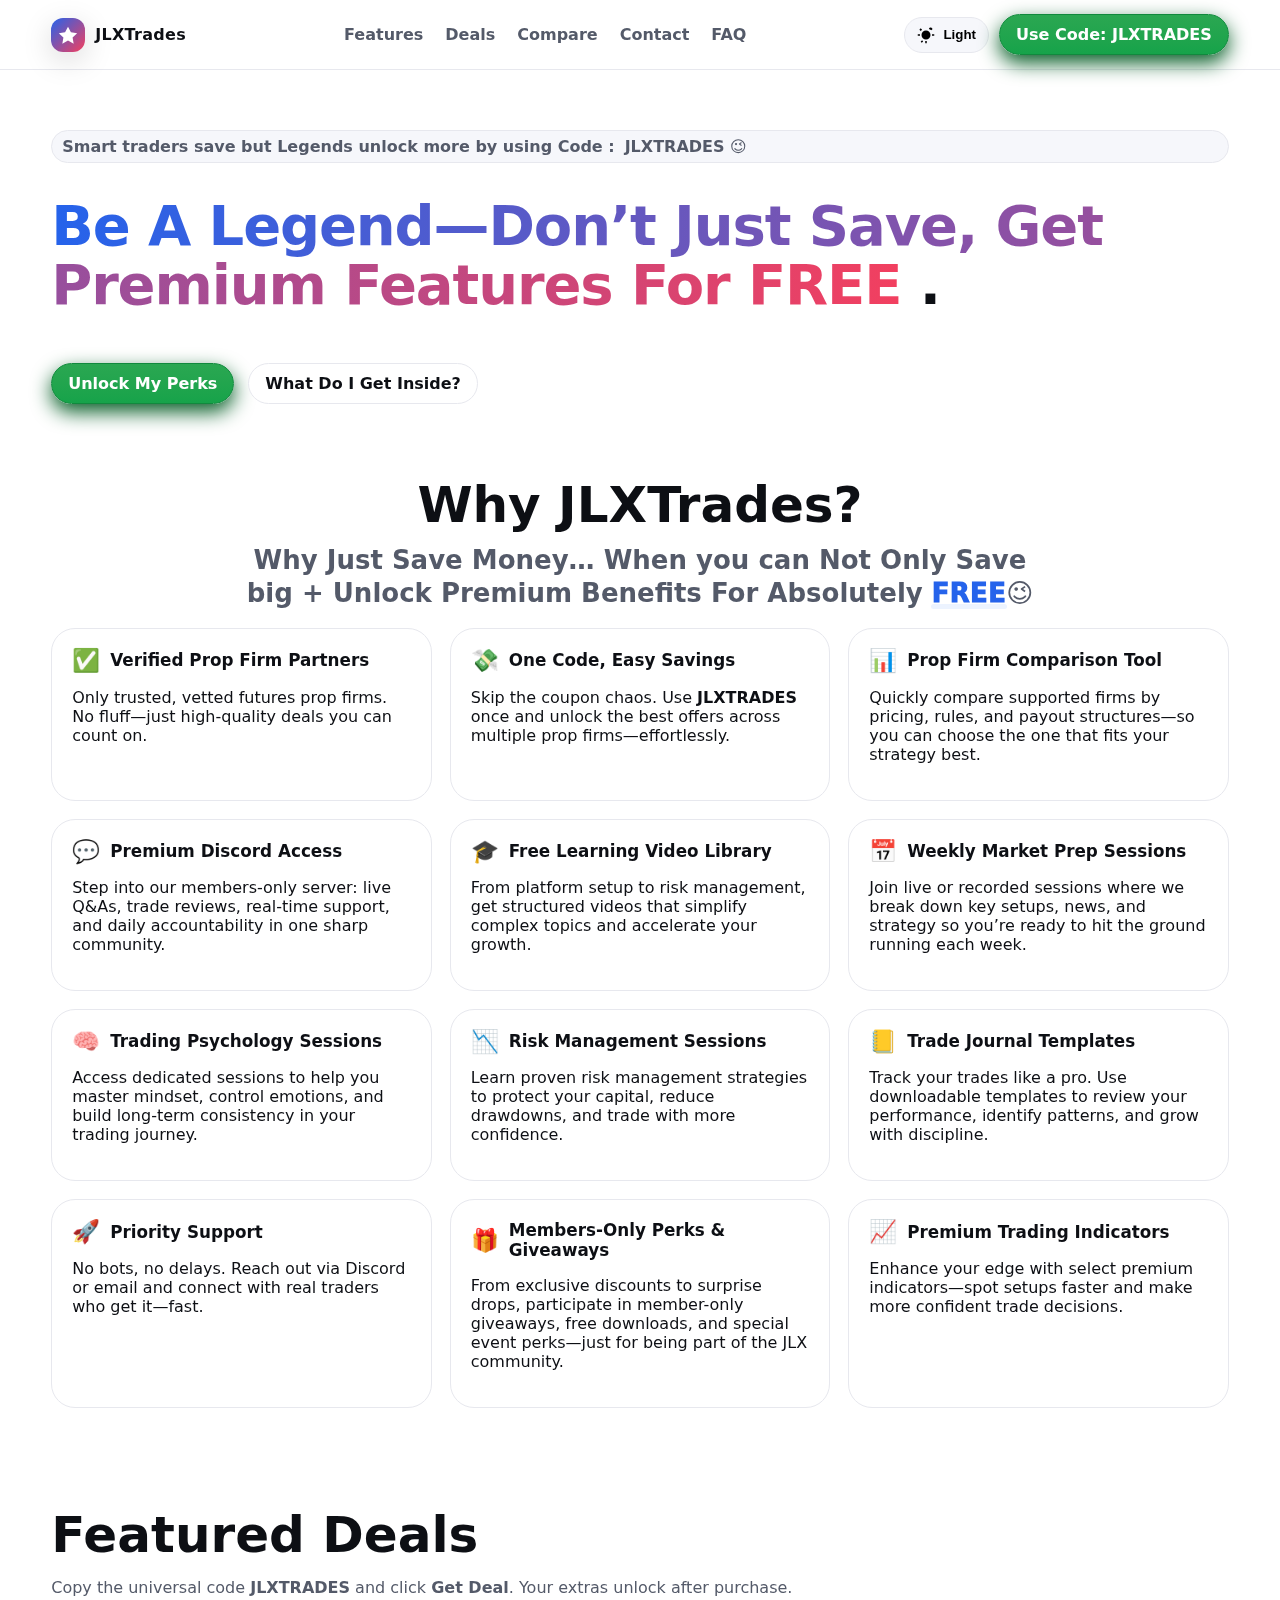
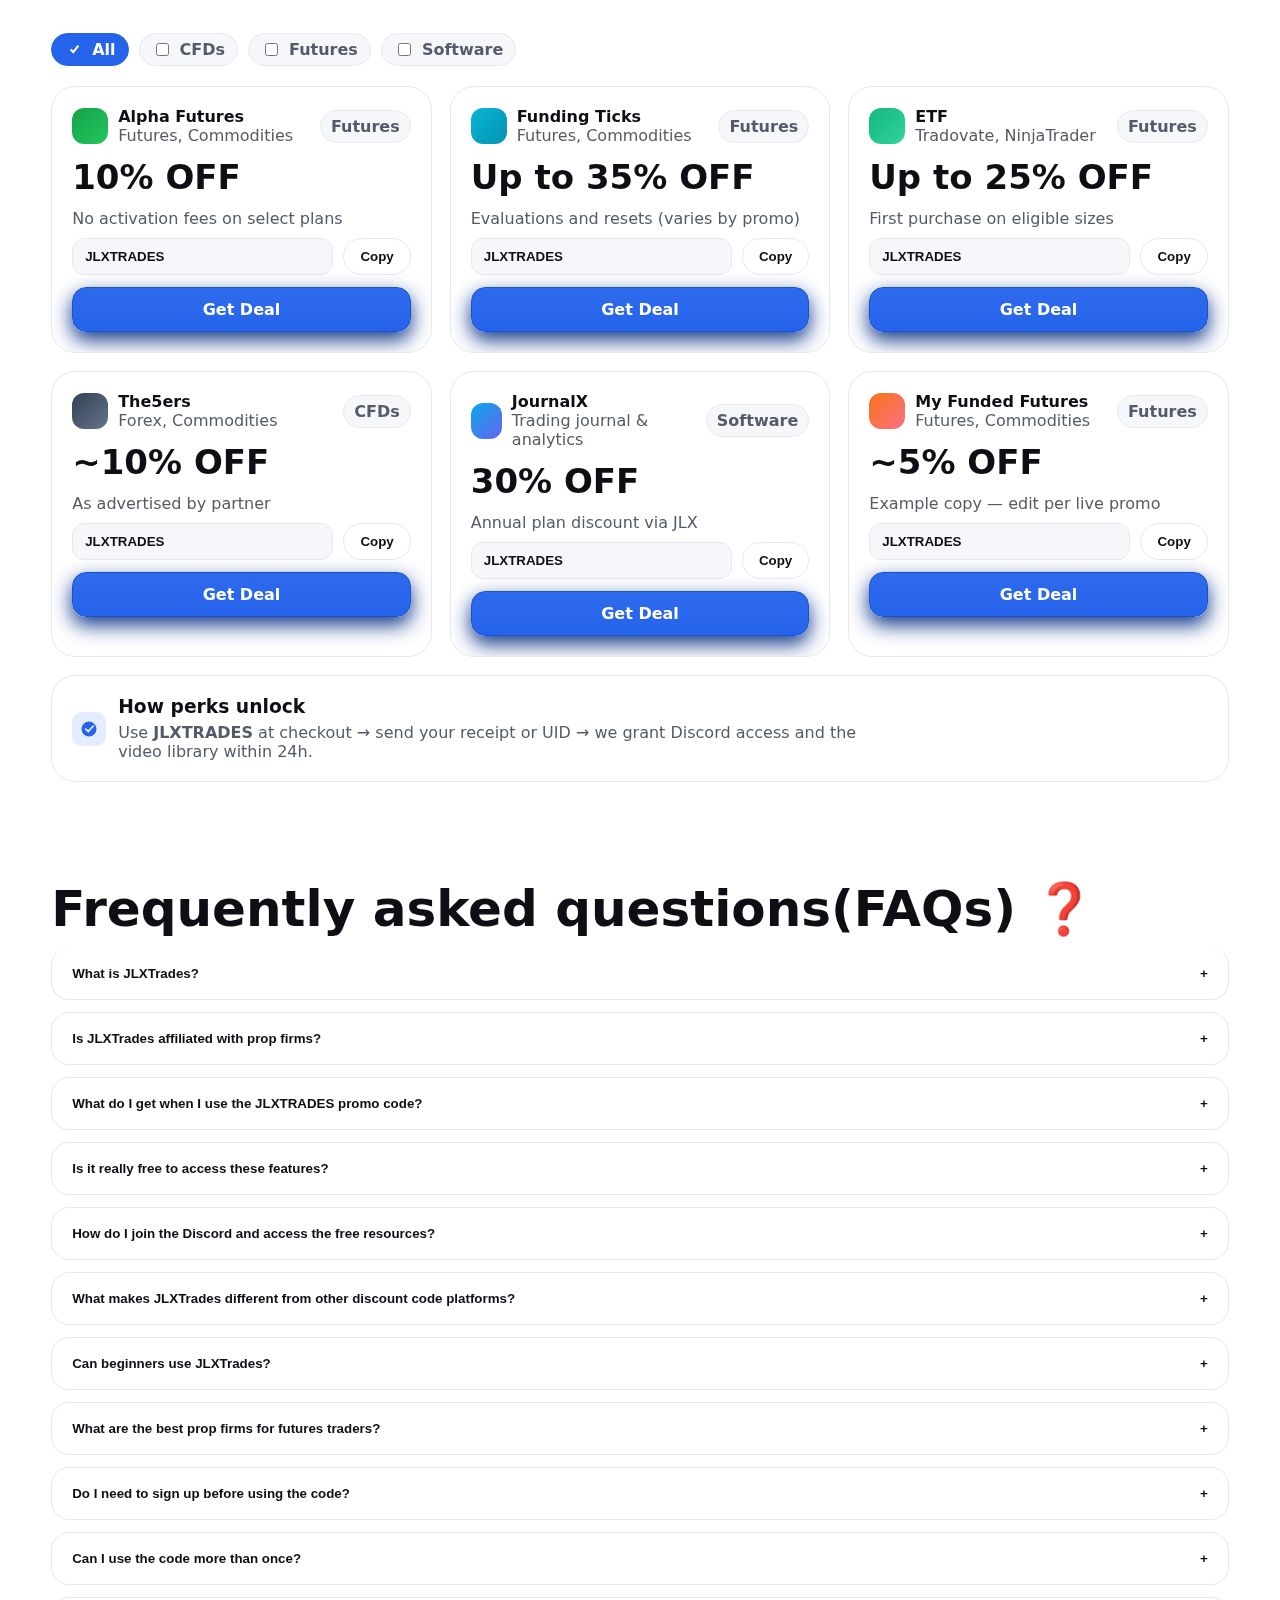
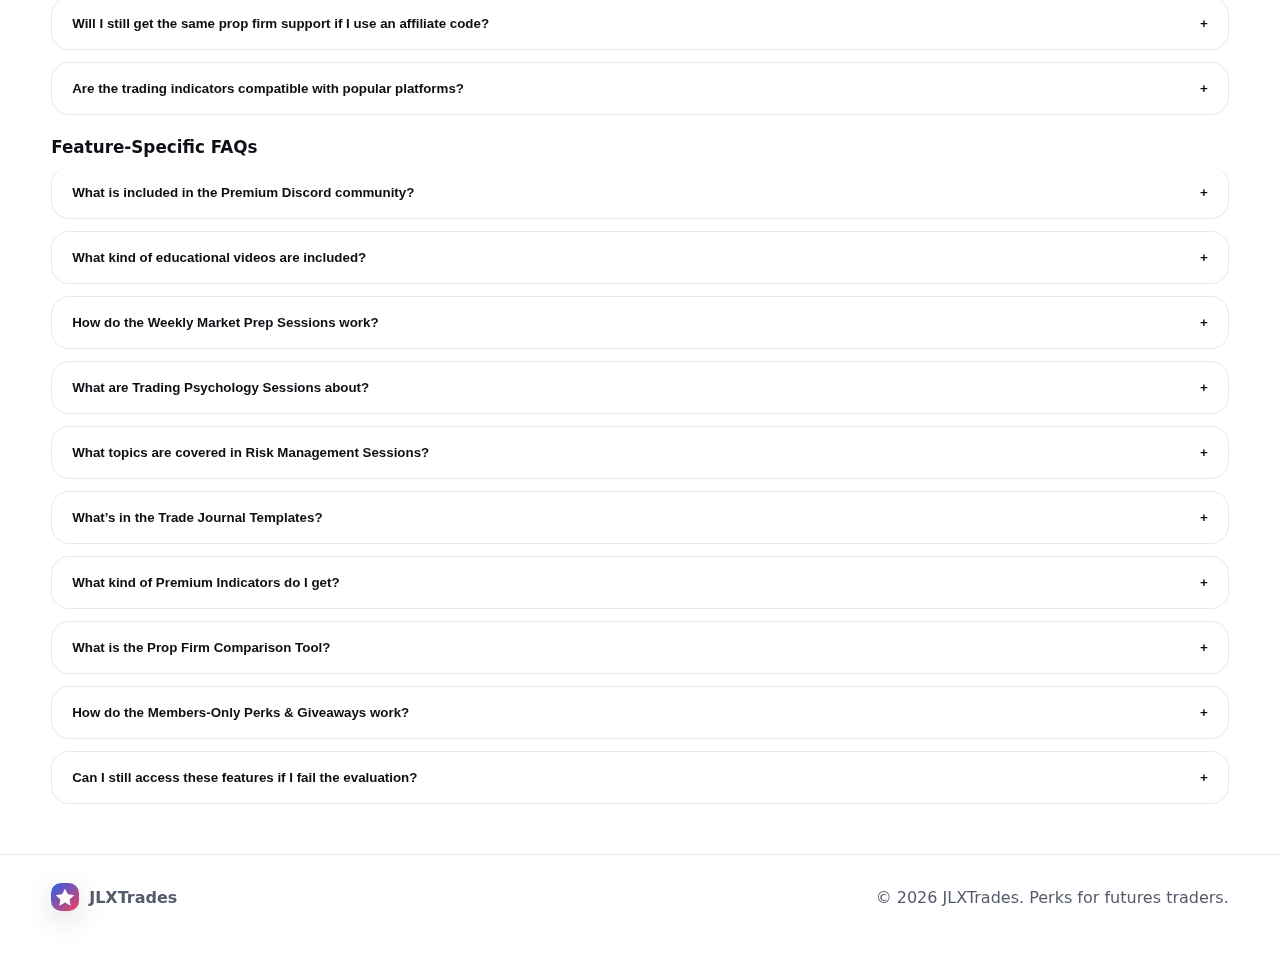
<file: index.html>
<!DOCTYPE html>
<html lang="en" data-theme="light">
<head>
  <meta charset="utf-8" />
  <meta name="viewport" content="width=device-width, initial-scale=1" />
  <title>JLXTrades — Futures Prop Firm Perks</title>
  <meta name="description" content="JLXTrades: Use code JLXTRADES at top futures prop firms to unlock discounts + premium Discord access, free learning videos, and more." />
  <link rel="stylesheet" href="styles.css" />
</head>
<body>
  <header>
    <div class="container nav">
      <a class="brand" href="#">
        <span class="brand-logo" aria-hidden="true">
          <svg viewBox="0 0 24 24" role="img" aria-label="Logo"><path d="M12 2l3.5 6.8 7.5 1.1-5.5 5.2 1.3 7.4L12 18.6 5.2 22.5 6.5 15 1 9.9l7.5-1.1L12 2z"/></svg>
        </span>
        <span>JLXTrades</span>
      </a>
      <nav class="nav-links">
        <a href="index.html#features">Features</a>
        <a href="index.html#deals">Deals</a>
        <a href="compare.html">Compare</a>
        <a href="contact.html">Contact</a>
        <a href="index.html#faq">FAQ</a>
      </nav>


      <div class="nav-actions" style="display:flex; gap:10px; align-items:center;">
        <button id="themeToggle" class="toggle" aria-label="Toggle theme" title="Toggle light/dark">
          <svg id="sunIcon" viewBox="0 0 24 24"><path d="M6.76 4.84l-1.8-1.79L3.17 4.84l1.79 1.79 1.8-1.79zM1 13h3v-2H1v2zm10 10h2v-3h-2v3zm9.83-19.16l-1.79-1.79-1.8 1.79 1.8 1.79 1.79-1.79zM20 11v2h3v-2h-3zM6.76 19.16l-1.8 1.79 1.41 1.41 1.79-1.79-1.4-1.41zM17.24 4.84l1.8-1.79-1.41-1.41-1.79 1.79 1.4 1.41zM12 6a6 6 0 100 12 6 6 0 000-12z"/></svg>
          <span id="toggleLabel">Light</span>
        </button>
        <a class="cta-btn" href="#deals">Use Code: JLXTRADES</a>
      </div>
    </div>
  </header>

  <main>
    <section class="container hero">
      <span class="eyebrow">Smart traders save but Legends unlock more by using Code :<strong>JLXTRADES 😉</strong></span>
      <h1 class="title">
       <span style="background:linear-gradient(90deg,var(--accent),var(--accent-2));-webkit-background-clip:text;background-clip:text;color:transparent">Be A Legend—Don’t Just Save, Get Premium Features For FREE </span>.</h1>

      <div class="hero-actions">
        <a class="cta-btn" href="#deals">Unlock My Perks</a>
        <a class="ghost-btn" href="#features">What Do I Get Inside?</a>
      </div>

    </section>

    <section id="features" class="container">
      <h2 class="section-title" style="text-align:center">Why JLXTrades?</h2>
      <p class="section-subtitle hero-subtitle">
        Why Just Save Money… When you can Not Only Save big + Unlock Premium Benefits For Absolutely
        <span class="word-free">FREE</span>😉
      </p>


<!-- Tag Filters -->

<!-- Why JLX Trades cards -->
<div class="grid cols-3" style="margin-top:18px;">
  <article class="card feature-card" data-move>
    <div class="feature-head">
      <span class="feature-emoji" aria-hidden="true">✅</span>
      <h3>Verified Prop Firm Partners</h3>
    </div>
    <p>Only trusted, vetted futures prop firms. No fluff—just high-quality deals you can count on.</p>
  </article>

  <article class="card feature-card" data-move>
    <div class="feature-head">
      <span class="feature-emoji" aria-hidden="true">💸</span>
      <h3>One Code, Easy Savings</h3>
    </div>
    <p>Skip the coupon chaos. Use <strong>JLXTRADES</strong> once and unlock the best offers across multiple prop
      firms—effortlessly.</p>
  </article>

  <article class="card feature-card" data-move>
    <div class="feature-head">
      <span class="feature-emoji" aria-hidden="true">📊</span>
      <h3>Prop Firm Comparison Tool</h3>
    </div>
    <p>Quickly compare supported firms by pricing, rules, and payout structures—so you can choose the one that fits your
      strategy best.</p>
  </article>

  <article class="card feature-card" data-move>
    <div class="feature-head">
      <span class="feature-emoji" aria-hidden="true">💬</span>
      <h3>Premium Discord Access</h3>
    </div>
    <p>Step into our members-only server: live Q&As, trade reviews, real-time support, and daily accountability in one
      sharp community.</p>
  </article>

  <article class="card feature-card" data-move>
    <div class="feature-head">
      <span class="feature-emoji" aria-hidden="true">🎓</span>
      <h3>Free Learning Video Library</h3>
    </div>
    <p>From platform setup to risk management, get structured videos that simplify complex topics and accelerate your
      growth.</p>
  </article>

  <article class="card feature-card" data-move>
    <div class="feature-head">
      <span class="feature-emoji" aria-hidden="true">📅</span>
      <h3>Weekly Market Prep Sessions</h3>
    </div>
    <p>Join live or recorded sessions where we break down key setups, news, and strategy so you’re ready to hit the
      ground running each week.</p>
  </article>

  <article class="card feature-card" data-move>
    <div class="feature-head">
      <span class="feature-emoji" aria-hidden="true">🧠</span>
      <h3>Trading Psychology Sessions</h3>
    </div>
    <p>Access dedicated sessions to help you master mindset, control emotions, and build long-term consistency in your
      trading journey.</p>
  </article>

  <article class="card feature-card" data-move>
    <div class="feature-head">
      <span class="feature-emoji" aria-hidden="true">📉</span>
      <h3>Risk Management Sessions</h3>
    </div>
    <p>Learn proven risk management strategies to protect your capital, reduce drawdowns, and trade with more
      confidence.</p>
  </article>

  <article class="card feature-card" data-move>
    <div class="feature-head">
      <span class="feature-emoji" aria-hidden="true">📒</span>
      <h3>Trade Journal Templates</h3>
    </div>
    <p>Track your trades like a pro. Use downloadable templates to review your performance, identify patterns, and grow
      with discipline.</p>
  </article>

  <article class="card feature-card" data-move>
    <div class="feature-head">
      <span class="feature-emoji" aria-hidden="true">🚀</span>
      <h3>Priority Support</h3>
    </div>
    <p>No bots, no delays. Reach out via Discord or email and connect with real traders who get it—fast.</p>
  </article>

  <article class="card feature-card" data-move>
    <div class="feature-head">
      <span class="feature-emoji" aria-hidden="true">🎁</span>
      <h3>Members-Only Perks & Giveaways</h3>
    </div>
    <p>From exclusive discounts to surprise drops, participate in member-only giveaways, free downloads, and special
      event perks—just for being part of the JLX community.</p>
  </article>

  <article class="card feature-card" data-move>
    <div class="feature-head">
      <span class="feature-emoji" aria-hidden="true">📈</span>
      <h3>Premium Trading Indicators</h3>
    </div>
    <p>Enhance your edge with select premium indicators—spot setups faster and make more confident trade decisions.</p>
  </article>
</div>


    </section>

    <section id="deals" class="container">
      <div style="display:flex; align-items:end; justify-content:space-between; gap:14px; flex-wrap:wrap;">
        <div>
          <h2 class="section-title">Featured Deals</h2>
          <p class="section-subtitle">Copy the universal code <strong>JLXTRADES</strong> and click <strong>Get Deal</strong>. Your extras unlock after purchase.</p>
        </div>
      </div>
<div id="deal-filters" style="margin:20px 0; display:flex; gap:10px; flex-wrap:wrap;">
  <button class="filter-btn active" data-tag="all">All</button>
  <button class="filter-btn" data-tag="Futures">Futures</button>
  <button class="filter-btn" data-tag="CFDs">CFDs</button>
  <button class="filter-btn" data-tag="Software">Software</button>
</div>
      <div class="grid cols-3" style="margin-top:18px;">
        <!-- Deal Card Template: each .deal has header, discount, bullets, code row, CTA -->
        <article class="card deal" data-move>
          <div class="deal-head" style="display:flex; justify-content:space-between; align-items:center; gap:10px;">
            <div style="display:flex; align-items:center; gap:10px;">
              <div class="logo" style="width:36px;height:36px;border-radius:12px;background:linear-gradient(135deg,#16a34a,#22c55e);"></div>
              <div>
                <strong>Alpha Futures</strong>
                <div class="section-subtitle">Futures, Commodities</div>
              </div>
            </div>
            <span class="pill">Futures</span>
          </div>
          <div class="discount" style="font-weight:900; font-size:34px; margin:12px 0;">10% OFF</div>
          <p class="section-subtitle" style="margin:0 0 10px;">No activation fees on select plans</p>
          <div class="code-row" style="display:grid; grid-template-columns: 1fr auto; gap:10px;">
            <input class="code-box" value="JLXTRADES" readonly style="border:1px solid var(--border); background:var(--bg-elev); border-radius:12px; padding:10px 12px; font-weight:800; color:var(--text);"/>
            <button class="ghost-btn copy-btn" data-copy>Copy</button>
          </div>
          <a class="btn-primary" style="margin-top:12px;" href="#">Get Deal</a>
        </article>

        <article class="card deal" data-move>
          <div class="deal-head" style="display:flex; justify-content:space-between; align-items:center; gap:10px;">
            <div style="display:flex; align-items:center; gap:10px;">
              <div class="logo" style="width:36px;height:36px;border-radius:12px;background:linear-gradient(135deg,#06b6d4,#0891b2);"></div>
              <div>
                <strong>Funding Ticks</strong>
                <div class="section-subtitle">Futures, Commodities</div>
              </div>
            </div>
            <span class="pill">Futures</span>
          </div>
          <div class="discount" style="font-weight:900; font-size:34px; margin:12px 0;">Up to 35% OFF</div>
          <p class="section-subtitle" style="margin:0 0 10px;">Evaluations and resets (varies by promo)</p>
          <div class="code-row" style="display:grid; grid-template-columns: 1fr auto; gap:10px;">
            <input class="code-box" value="JLXTRADES" readonly style="border:1px solid var(--border); background:var(--bg-elev); border-radius:12px; padding:10px 12px; font-weight:800; color:var(--text);"/>
            <button class="ghost-btn copy-btn" data-copy>Copy</button>
          </div>
          <a class="btn-primary" style="margin-top:12px;" href="#">Get Deal</a>
        </article>

        <article class="card deal" data-move>
          <div class="deal-head" style="display:flex; justify-content:space-between; align-items:center; gap:10px;">
            <div style="display:flex; align-items:center; gap:10px;">
              <div class="logo" style="width:36px;height:36px;border-radius:12px;background:linear-gradient(135deg,#10b981,#34d399);"></div>
              <div>
                <strong>ETF</strong>
                <div class="section-subtitle">Tradovate, NinjaTrader</div>
              </div>
            </div>
            <span class="pill">Futures</span>
          </div>
          <div class="discount" style="font-weight:900; font-size:34px; margin:12px 0;">Up to 25% OFF</div>
          <p class="section-subtitle" style="margin:0 0 10px;">First purchase on eligible sizes</p>
          <div class="code-row" style="display:grid; grid-template-columns: 1fr auto; gap:10px;">
            <input class="code-box" value="JLXTRADES" readonly style="border:1px solid var(--border); background:var(--bg-elev); border-radius:12px; padding:10px 12px; font-weight:800; color:var(--text);"/>
            <button class="ghost-btn copy-btn" data-copy>Copy</button>
          </div>
          <a class="btn-primary" style="margin-top:12px;" href="#">Get Deal</a>
        </article>

        <article class="card deal" data-move>
          <div class="deal-head" style="display:flex; justify-content:space-between; align-items:center; gap:10px;">
            <div style="display:flex; align-items:center; gap:10px;">
              <div class="logo" style="width:36px;height:36px;border-radius:12px;background:linear-gradient(135deg,#334155,#64748b);"></div>
              <div>
                <strong>The5ers</strong>
                <div class="section-subtitle">Forex, Commodities</div>
              </div>
            </div>
            <span class="pill">CFDs</span>
          </div>
          <div class="discount" style="font-weight:900; font-size:34px; margin:12px 0;">~10% OFF</div>
          <p class="section-subtitle" style="margin:0 0 10px;">As advertised by partner</p>
          <div class="code-row" style="display:grid; grid-template-columns: 1fr auto; gap:10px;">
            <input class="code-box" value="JLXTRADES" readonly style="border:1px solid var(--border); background:var(--bg-elev); border-radius:12px; padding:10px 12px; font-weight:800; color:var(--text);"/>
            <button class="ghost-btn copy-btn" data-copy>Copy</button>
          </div>
          <a class="btn-primary" style="margin-top:12px;" href="#">Get Deal</a>
        </article>

        <!-- Example software/tooling partner (optional) -->
        <article class="card deal" data-move>
          <div class="deal-head" style="display:flex; justify-content:space-between; align-items:center; gap:10px;">
            <div style="display:flex; align-items:center; gap:10px;">
              <div class="logo" style="width:36px;height:36px;border-radius:12px;background:linear-gradient(135deg,#0ea5e9,#6366f1);"></div>
              <div>
                <strong>JournalX</strong>
                <div class="section-subtitle">Trading journal & analytics</div>
              </div>
            </div>
            <span class="pill">Software</span>
          </div>
          <div class="discount" style="font-weight:900; font-size:34px; margin:12px 0;">30% OFF</div>
          <p class="section-subtitle" style="margin:0 0 10px;">Annual plan discount via JLX</p>
          <div class="code-row" style="display:grid; grid-template-columns: 1fr auto; gap:10px;">
            <input class="code-box" value="JLXTRADES" readonly style="border:1px solid var(--border); background:var(--bg-elev); border-radius:12px; padding:10px 12px; font-weight:800; color:var(--text);"/>
            <button class="ghost-btn copy-btn" data-copy>Copy</button>
          </div>
          <a class="btn-primary" style="margin-top:12px;" href="#">Get Deal</a>
        </article>

        <article class="card deal" data-move>
          <div class="deal-head" style="display:flex; justify-content:space-between; align-items:center; gap:10px;">
            <div style="display:flex; align-items:center; gap:10px;">
              <div class="logo" style="width:36px;height:36px;border-radius:12px;background:linear-gradient(135deg,#f97316,#fb7185);"></div>
              <div>
                <strong>My Funded Futures</strong>
                <div class="section-subtitle">Futures, Commodities</div>
              </div>
            </div>
            <span class="pill">Futures</span>
          </div>
          <div class="discount" style="font-weight:900; font-size:34px; margin:12px 0;">~5% OFF</div>
          <p class="section-subtitle" style="margin:0 0 10px;">Example copy — edit per live promo</p>
          <div class="code-row" style="display:grid; grid-template-columns: 1fr auto; gap:10px;">
            <input class="code-box" value="JLXTRADES" readonly style="border:1px solid var(--border); background:var(--bg-elev); border-radius:12px; padding:10px 12px; font-weight:800; color:var(--text);"/>
            <button class="ghost-btn copy-btn" data-copy>Copy</button>
          </div>
          <a class="btn-primary" style="margin-top:12px;" href="#">Get Deal</a>
        </article>
      </div>

      <!-- Post-purchase perks blurb -->
      <div class="card" style="margin-top:18px;" data-move>
        <div class="feature-mini" style="display:flex; align-items:center; gap:12px;">
          <span class="mini-icon" style="width:34px;height:34px;border-radius:10px;display:grid;place-items:center;background:rgba(37,99,235,.12);">
            <svg viewBox="0 0 24 24" style="width:18px;height:18px"><path fill="#2563eb" d="M12 2a10 10 0 100 20 10 10 0 000-20zm-1 15l-5-5 1.4-1.4L11 13.2l6.6-6.6L19 8l-8 9z"/></svg>
          </span>
          <div>
            <h3 style="margin:0 0 6px;">How perks unlock</h3>
            <p class="section-subtitle" style="margin:0">Use <strong>JLXTRADES</strong> at checkout → send your receipt or UID → we grant Discord access and the video library within 24h.</p>
          </div>
        </div>
      </div>
    </section>

    <section id="faq" class="container">
      <h2 class="section-title">Frequently asked questions(FAQs) ❓</h2>
      <!-- General -->

      <div class="faq" style="margin-top:8px;">
        <div class="faq-item">
          <button class="faq-q">What is JLXTrades?<span>+</span></button>
          <div class="faq-a">
            JLXTrades is an affiliate platform that partners with top futures prop firms to offer exclusive deals.
            Use <strong>JLXTRADES</strong> at checkout to save and unlock premium trading resources like Discord access,
            education, tools, and community perks.
          </div>
        </div>

        <div class="faq-item">
          <button class="faq-q">Is JLXTrades affiliated with prop firms?<span>+</span></button>
          <div class="faq-a">
            Yes—JLXTrades is partnered with leading futures prop firms. We only recommend firms we’ve verified and tested,
            ensuring quality, reliability, and transparency for traders.
          </div>
        </div>

        <div class="faq-item">
          <button class="faq-q">What do I get when I use the JLXTRADES promo code?<span>+</span></button>
          <div class="faq-a">
            You’ll receive a prop evaluation discount, Premium Discord access, curated education videos, trade journal
            templates,
            weekly market prep, psychology &amp; risk sessions, premium indicators, and member-only giveaways—free, no
            strings attached.
          </div>
        </div>

        <div class="faq-item">
          <button class="faq-q">Is it really free to access these features?<span>+</span></button>
          <div class="faq-a">
            Yes—completely free. Just use <strong>JLXTRADES</strong> during checkout. No hidden charges or upsells.
          </div>
        </div>

        <div class="faq-item">
          <button class="faq-q">How do I join the Discord and access the free resources?<span>+</span></button>
          <div class="faq-a">
            After purchasing with the JLXTRADES code, you’ll receive instructions (email or on-site) to join our premium
            Discord
            and unlock all member features—fast and smooth onboarding.
          </div>
        </div>

        <div class="faq-item">
          <button class="faq-q">What makes JLXTrades different from other discount code platforms?<span>+</span></button>
          <div class="faq-a">
            We deliver value <em>after</em> checkout—education hub, active community, tools, and ongoing support to help you
            get funded and stay funded. Not just a coupon site.
          </div>
        </div>

        <div class="faq-item">
          <button class="faq-q">Can beginners use JLXTrades?<span>+</span></button>
          <div class="faq-a">
            Absolutely. We support all levels—from first-time funding to seasoned traders refining their edge.
          </div>
        </div>

        <div class="faq-item">
          <button class="faq-q">What are the best prop firms for futures traders?<span>+</span></button>
          <div class="faq-a">
            We feature verified firms with different rules, pricing, and payouts. Use our
            <strong>Prop Firm Comparison Tool</strong> to quickly find your best fit.
          </div>
        </div>

        <div class="faq-item">
          <button class="faq-q">Do I need to sign up before using the code?<span>+</span></button>
          <div class="faq-a">
            No pre-registration needed. Use <strong>JLXTRADES</strong> directly on the firm’s site at checkout.
            Follow post-purchase steps to access your bonuses.
          </div>
        </div>

        <div class="faq-item">
          <button class="faq-q">Can I use the code more than once?<span>+</span></button>
          <div class="faq-a">
            Yes—use it each time you buy a new evaluation or retry with supported partners. You’ll get the same premium
            access every time.
          </div>
        </div>

        <div class="faq-item">
          <button class="faq-q">Will I still get the same prop firm support if I use an affiliate
            code?<span>+</span></button>
          <div class="faq-a">
            Yes. Your relationship and support with the prop firm are unchanged—plus you get our extras at no cost.
          </div>
        </div>

        <div class="faq-item">
          <button class="faq-q">Are the trading indicators compatible with popular platforms?<span>+</span></button>
          <div class="faq-a">
            Yes—compatible with popular platforms like TradingView. We include easy setup guides to get you going.
          </div>
        </div>
      </div>

      <!-- Feature-Specific -->
      <h3 class="faq-heading" style="margin-top:22px;">Feature-Specific FAQs</h3>
      <div class="faq" style="margin-top:8px;">
        <div class="faq-item">
          <button class="faq-q">What is included in the Premium Discord community?<span>+</span></button>
          <div class="faq-a">
            Live trade discussions, Q&amp;A, market updates, evaluation tips, and member-only rooms—real-time support and
            insights.
          </div>
        </div>

        <div class="faq-item">
          <button class="faq-q">What kind of educational videos are included?<span>+</span></button>
          <div class="faq-a">
            Platform walkthroughs, evaluation strategies, risk management, trading psychology, and scaling after funding—
            beginner-friendly and practical.
          </div>
        </div>

        <div class="faq-item">
          <button class="faq-q">How do the Weekly Market Prep Sessions work?<span>+</span></button>
          <div class="faq-a">
            Weekly live or recorded sessions covering key levels, upcoming events, and potential setups so you start the
            week ready.
          </div>
        </div>

        <div class="faq-item">
          <button class="faq-q">What are Trading Psychology Sessions about?<span>+</span></button>
          <div class="faq-a">
            Mindset mastery—managing fear, avoiding revenge trading, staying consistent, and handling drawdowns for
            long-term success.
          </div>
        </div>

        <div class="faq-item">
          <button class="faq-q">What topics are covered in Risk Management Sessions?<span>+</span></button>
          <div class="faq-a">
            Position sizing, stop-loss placement, evaluation rule management, avoiding overtrading, and capital protection.
          </div>
        </div>

        <div class="faq-item">
          <button class="faq-q">What’s in the Trade Journal Templates?<span>+</span></button>
          <div class="faq-a">
            Easy-to-use templates to log trades, track emotions, spot patterns, and review performance—fully editable to
            your style.
          </div>
        </div>

        <div class="faq-item">
          <button class="faq-q">What kind of Premium Indicators do I get?<span>+</span></button>
          <div class="faq-a">
            Select TradingView indicators to help identify entries/exits and key levels—boosting your technical edge.
          </div>
        </div>

        <div class="faq-item">
          <button class="faq-q">What is the Prop Firm Comparison Tool?<span>+</span></button>
          <div class="faq-a">
            A side-by-side comparison of supported firms by price, rules, payouts, and challenge details—find the right fit
            fast.
          </div>
        </div>

        <div class="faq-item">
          <button class="faq-q">How do the Members-Only Perks &amp; Giveaways work?<span>+</span></button>
          <div class="faq-a">
            As a JLX member, unlock surprise giveaways, special discounts, early-access tools, and private downloads.
          </div>
        </div>

        <div class="faq-item">
          <button class="faq-q">Can I still access these features if I fail the evaluation?<span>+</span></button>
          <div class="faq-a">
            Yes—if you used <strong>JLXTRADES</strong> at checkout, you keep access whether you pass or fail.
          </div>
        </div>
      </div>
    </section>

  </main>

  <footer>
    <div class="container" style="display:flex; justify-content:space-between; gap:12px; flex-wrap:wrap; align-items:center;">
      <div style="display:flex; align-items:center; gap:10px;">
        <div class="brand-logo" aria-hidden="true" style="width:28px;height:28px;border-radius:10px;"><svg viewBox="0 0 24 24"><path fill="#fff" d="M12 2l3.5 6.8 7.5 1.1-5.5 5.2 1.3 7.4L12 18.6 5.2 22.5 6.5 15 1 9.9l7.5-1.1L12 2z"/></svg></div>
        <strong>JLXTrades</strong>
      </div>
      <div>© <span id="year"></span> JLXTrades. Perks for futures traders.
      </div>
    </div>
  </footer>

  <script src="app.js"></script>
</body>
</html>
</file>
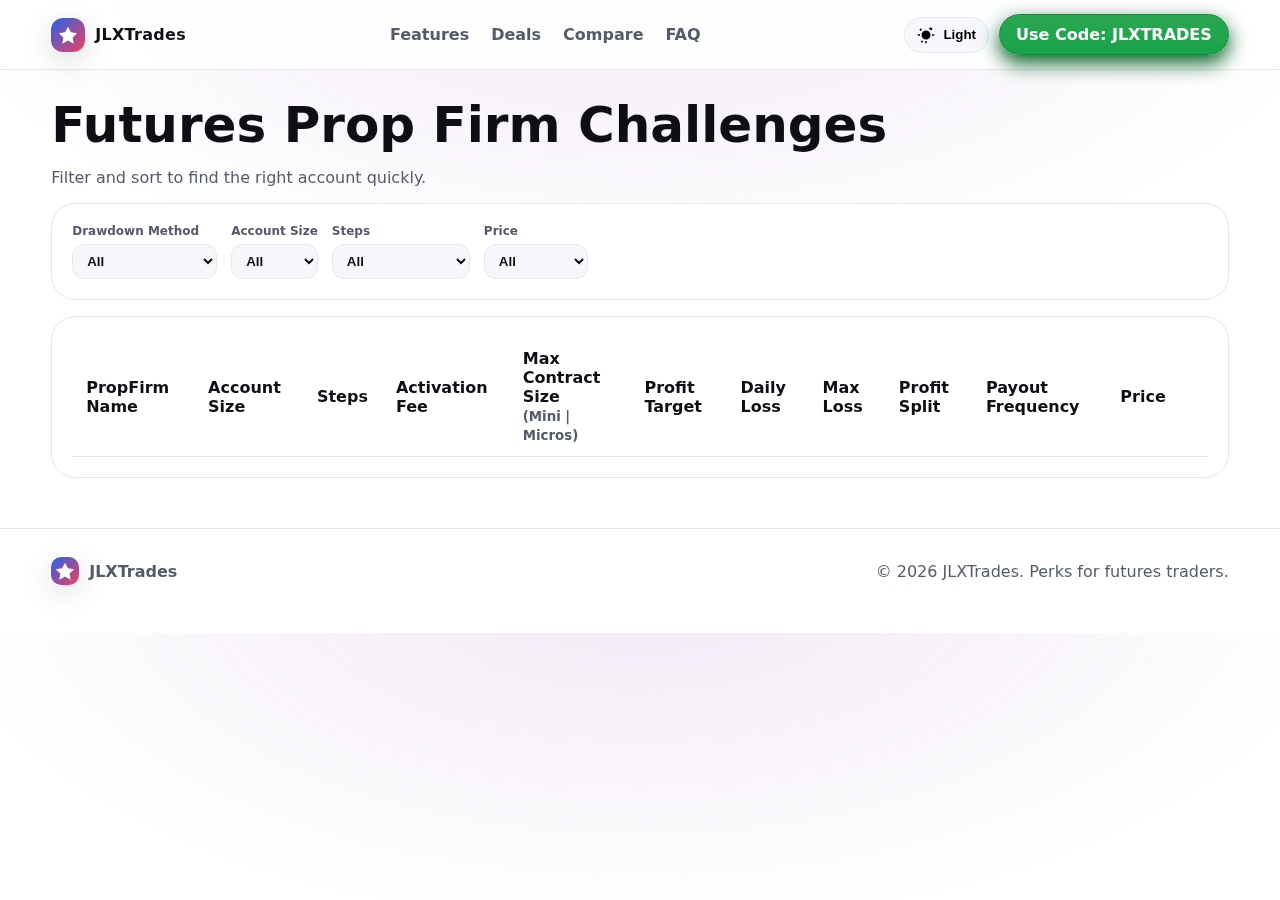
<file: compare.html>
<!DOCTYPE html>
<html lang="en" data-theme="light">

<head>
    <meta charset="utf-8" />
    <meta name="viewport" content="width=device-width, initial-scale=1" />
    <title>JLXTrades — Compare Prop Firms</title>
    <meta name="description"
        content="Compare futures prop firm challenges by drawdown method, account size, steps, price and more." />
    <link rel="stylesheet" href="styles.css" />
</head>

<body class="compare-page">
    <header>
        <div class="container nav">
            <a class="brand" href="index.html">
                <span class="brand-logo" aria-hidden="true">
                    <svg viewBox="0 0 24 24" role="img" aria-label="Logo">
                        <path d="M12 2l3.5 6.8 7.5 1.1-5.5 5.2 1.3 7.4L12 18.6 5.2 22.5 6.5 15 1 9.9l7.5-1.1L12 2z" />
                    </svg>
                </span>
                <span>JLXTrades</span>
            </a>
            <nav class="nav-links">
                <a href="index.html#features">Features</a>
                <a href="index.html#deals">Deals</a>
                <a href="compare.html">Compare</a>
                <a href="index.html#faq">FAQ</a>
            </nav>
            <div class="nav-actions" style="display:flex; gap:10px; align-items:center;">
                <button id="themeToggle" class="toggle" aria-label="Toggle theme" title="Toggle light/dark">
                    <svg id="sunIcon" viewBox="0 0 24 24">
                        <path
                            d="M6.76 4.84l-1.8-1.79L3.17 4.84l1.79 1.79 1.8-1.79zM1 13h3v-2H1v2zm10 10h2v-3h-2v3zm9.83-19.16l-1.79-1.79-1.8 1.79 1.8 1.79 1.79-1.79zM20 11v2h3v-2h-3zM6.76 19.16l-1.8 1.79 1.41 1.41 1.79-1.79-1.4-1.41zM17.24 4.84l1.8-1.79-1.41-1.41-1.79 1.79 1.4 1.41zM12 6a6 6 0 100 12 6 6 0 000-12z" />
                    </svg>
                    <span id="toggleLabel">Light</span>
                </button>
                <a class="cta-btn" href="index.html#deals">Use Code: JLXTRADES</a>
            </div>
        </div>
    </header>

    <main>
        <section class="container" style="padding-top:28px;">
            <h1 class="section-title" style="margin-bottom:4px;">Futures Prop Firm Challenges</h1>
            <p class="section-subtitle">Filter and sort to find the right account quickly.</p>

            <!-- Filters -->
            <div class="card" style="margin:16px 0;" data-move>
                <div class="compare-filters">
                    <div class="filter-group">
                        <label>Drawdown Method</label>
                        <select id="fDrawdown">
                            <option>All</option>
                            <option>EOD</option>
                            <option>Intraday Trailing</option>
                        </select>
                    </div>

                    <div class="filter-group">
                        <label>Account Size</label>
                        <select id="fAccount">
                            <option>All</option>
                            <option>25K</option>
                            <option>50K</option>
                            <option>100K</option>
                            <option>150K</option>
                            <option>200K</option>
                        </select>
                    </div>

                    <div class="filter-group">
                        <label>Steps</label>
                        <select id="fSteps">
                            <option>All</option>
                            <option>1 Step</option>
                            <option>2 Step</option>
                            <option>3 Step</option>
                            <option>Instant Funded</option>
                        </select>
                    </div>

                    <div class="filter-group">
                        <label>Price</label>
                        <select id="fPriceType">
                            <option>All</option>
                            <option>Monthly</option>
                            <option>One-Time</option>
                        </select>
                    </div>
                </div>
            </div>

            <!-- Table -->
            <div class="card" data-move>
                <div class="compare-table-wrap">
                    <table class="compare-table" id="compareTable">
                        <thead>
                            <tr>
                                <th data-sort="name">PropFirm Name</th>
                                <th data-sort="accountSize">Account Size</th>
                                <th data-sort="steps">Steps</th>
                                <th data-sort="activationFee">Activation Fee</th>
                                <th data-sort="maxContracts">Max Contract Size<br><small>(Mini | Micros)</small></th>
                                <th data-sort="profitTarget">Profit Target</th>
                                <th data-sort="dailyLoss">Daily Loss</th>
                                <th data-sort="maxLoss">Max Loss</th>
                                <th data-sort="profitSplit">Profit Split</th>
                                <th data-sort="payoutFreq">Payout Frequency</th>
                                <th data-sort="priceAmount">Price</th>
                                <th></th>
                            </tr>
                        </thead>
                        <tbody id="compareBody">
                            <!-- rows injected by compare.js -->
                        </tbody>
                    </table>
                </div>
            </div>
        </section>
    </main>

    <footer>
        <div class="container"
            style="display:flex; justify-content:space-between; gap:12px; flex-wrap:wrap; align-items:center;">
            <div style="display:flex; align-items:center; gap:10px;">
                <div class="brand-logo" aria-hidden="true" style="width:28px;height:28px;border-radius:10px;"><svg
                        viewBox="0 0 24 24">
                        <path fill="#fff"
                            d="M12 2l3.5 6.8 7.5 1.1-5.5 5.2 1.3 7.4L12 18.6 5.2 22.5 6.5 15 1 9.9l7.5-1.1L12 2z" />
                    </svg></div>
                <strong>JLXTrades</strong>
            </div>
            <div>© <span id="year"></span> JLXTrades. Perks for futures traders.</div>
        </div>
    </footer>

    <script src="app.js"></script>
    <script src="compare.js"></script>
</body>

</html>
</file>
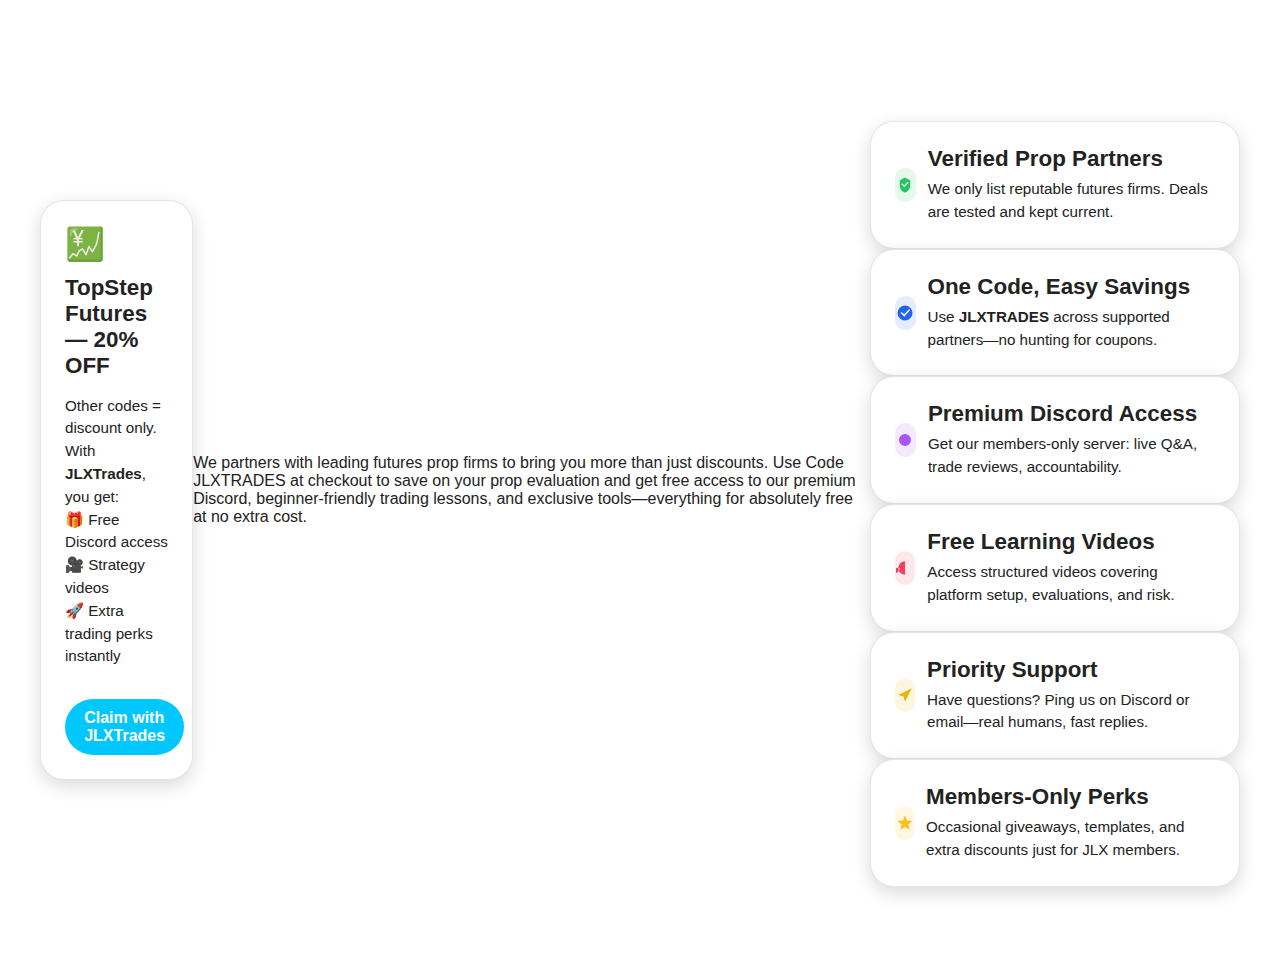
<file: ghg.html>
<!DOCTYPE html>
<html lang="en">
<head>
  <meta charset="UTF-8">
  <meta name="viewport" content="width=device-width, initial-scale=1.0">
  <title>JLXTrades Deal Card</title>
  <style>
    :root {
      --card-bg: #fff;
      --card-border: rgba(0,0,0,0.1);
      --text-color: #222;
      --highlight: rgba(0, 200, 255, 0.3);
      --shadow: rgba(0,0,0,0.15);
    }

    @media (prefers-color-scheme: dark) {
      :root {
        --card-bg: #1c1c1c;
        --card-border: rgba(255,255,255,0.1);
        --text-color: #f5f5f5;
        --highlight: rgba(0, 200, 255, 0.2);
        --shadow: rgba(0,0,0,0.6);
      }
    }

    body {
      font-family: "Segoe UI", sans-serif;
      background: var(--card-bg);
      color: var(--text-color);
      display: flex;
      justify-content: center;
      align-items: center;
      min-height: 100vh;
      padding: 2rem;
    }

    .card {
      position: relative;
      width: 320px;
      background: var(--card-bg);
      border: 1px solid var(--card-border);
      border-radius: 1.5rem;
      padding: 1.5rem;
      box-shadow: 0 6px 18px var(--shadow);
      overflow: hidden;
      cursor: pointer;
      transition: transform 0.25s ease;
    }

    .card:hover {
      transform: translateY(-6px) scale(1.02);
    }

    .card::before {
      content: "";
      position: absolute;
      top: 0; left: 0; right: 0; bottom: 0;
      background: radial-gradient(circle at var(--x, 50%) var(--y, 50%), var(--highlight), transparent 70%);
      opacity: 0;
      transition: opacity 0.3s ease;
      pointer-events: none;
    }

    .card:hover::before {
      opacity: 1;
    }

    .icon {
      font-size: 2rem;
      margin-bottom: 0.75rem;
    }

    .card h3 {
      margin: 0 0 0.5rem;
      font-size: 1.4rem;
    }

    .card p {
      font-size: 0.95rem;
      line-height: 1.5;
    }

    .cta {
      display: inline-block;
      margin-top: 1rem;
      padding: 0.6rem 1.2rem;
      background: #00c8ff;
      color: #fff;
      font-weight: 600;
      border-radius: 999px;
      text-decoration: none;
      transition: background 0.3s ease;
    }

    .cta:hover {
      background: #00a5d6;
    }
  </style>
</head>
<body>
  <div class="card">
    <div class="icon">💹</div>
    <h3>TopStep Futures — 20% OFF</h3>
    <p>Other codes = discount only.<br>
    With <strong>JLXTrades</strong>, you get:<br>
    🎁 Free Discord access<br>
    🎥 Strategy videos<br>
    🚀 Extra trading perks instantly</p>
    <a href="#" class="cta">Claim with JLXTrades</a>
  </div>

  <script>
    const cards = document.querySelectorAll('.card');
    cards.forEach(card => {
      card.addEventListener('mousemove', e => {
        const rect = card.getBoundingClientRect();
        const x = ((e.clientX - rect.left) / rect.width) * 100;
        const y = ((e.clientY - rect.top) / rect.height) * 100;
        card.style.setProperty('--x', `${x}%`);
        card.style.setProperty('--y', `${y}%`);
      });
    });
  </script>
</body>
</html>



<p class="subtitle">We partners with leading futures prop firms to bring you more than just discounts. Use Code
  JLXTRADES at checkout to
  save on your prop evaluation and get free access to our premium Discord, beginner-friendly trading lessons, and
  exclusive tools—everything for absolutely free at no extra cost.</p>




  <div class="grid cols-3" style="margin-top:28px;">
    <article class="card" data-move>
      <div class="feature-mini" style="display:flex; align-items:center; gap:12px;">
        <span class="mini-icon"
          style="width:34px;height:34px;border-radius:10px;display:grid;place-items:center;background:rgba(34,197,94,.12);">
          <svg viewBox="0 0 24 24" style="width:18px;height:18px">
            <path fill="#22c55e"
              d="M12 2l7 4v6c0 5-3.5 9.5-7 10-3.5-.5-7-5-7-10V6l7-4zm-1 13l6-6-1.4-1.4L11 12.2l-2.6-2.6L7 11l4 4z" />
          </svg>
        </span>
        <div>
          <h3 style="margin:0 0 6px;">Verified Prop Partners</h3>
          <p class="section-subtitle" style="margin:0">We only list reputable futures firms. Deals are tested and kept
            current.
          </p>
        </div>
      </div>
    </article>
    <article class="card" data-move>
      <div class="feature-mini" style="display:flex; align-items:center; gap:12px;">
        <span class="mini-icon"
          style="width:34px;height:34px;border-radius:10px;display:grid;place-items:center;background:rgba(37,99,235,.12);">
          <svg viewBox="0 0 24 24" style="width:18px;height:18px">
            <path fill="#2563eb" d="M12 2a10 10 0 100 20 10 10 0 000-20zm-1 15l-5-5 1.4-1.4L11 13.2l6.6-6.6L19 8l-8 9z" />
          </svg>
        </span>
        <div>
          <h3 style="margin:0 0 6px;">One Code, Easy Savings</h3>
          <p class="section-subtitle" style="margin:0">Use <strong>JLXTRADES</strong> across supported partners—no hunting
            for coupons.</p>
        </div>
      </div>
    </article>
    <article class="card" data-move>
      <div class="feature-mini" style="display:flex; align-items:center; gap:12px;">
        <span class="mini-icon"
          style="width:34px;height:34px;border-radius:10px;display:grid;place-items:center;background:rgba(168,85,247,.12);">
          <svg viewBox="0 0 24 24" style="width:18px;height:18px">
            <path fill="#a855f7" d="M12 4a8 8 0 100 16 8 8 0 000-16zm1 9h5v-2h-5V6h-2v5H6v2h5v5h2v-5z" />
          </svg>
        </span>
        <div>
          <h3 style="margin:0 0 6px;">Premium Discord Access</h3>
          <p class="section-subtitle" style="margin:0">Get our members-only server: live Q&A, trade reviews,
            accountability.
          </p>
        </div>
      </div>
    </article>
    <article class="card" data-move>
      <div class="feature-mini" style="display:flex; align-items:center; gap:12px;">
        <span class="mini-icon"
          style="width:34px;height:34px;border-radius:10px;display:grid;place-items:center;background:rgba(244,63,94,.12);">
          <svg viewBox="0 0 24 24" style="width:18px;height:18px">
            <path fill="#f43f5e" d="M12 3a9 9 0 00-9 9h2a7 7 0 01-14 0H3a9 9 0 009 9z" />
          </svg>
        </span>
        <div>
          <h3 style="margin:0 0 6px;">Free Learning Videos</h3>
          <p class="section-subtitle" style="margin:0">Access structured videos covering platform setup, evaluations, and
            risk.
          </p>
        </div>
      </div>
    </article>
    <article class="card" data-move>
      <div class="feature-mini" style="display:flex; align-items:center; gap:12px;">
        <span class="mini-icon"
          style="width:34px;height:34px;border-radius:10px;display:grid;place-items:center;background:rgba(234,179,8,.12);">
          <svg viewBox="0 0 24 24" style="width:18px;height:18px">
            <path fill="#eab308" d="M3 12l18-9-9 18-2-7-7-2z" />
          </svg>
        </span>
        <div>
          <h3 style="margin:0 0 6px;">Priority Support</h3>
          <p class="section-subtitle" style="margin:0">Have questions? Ping us on Discord or email—real humans, fast
            replies.</p>
        </div>
      </div>
    </article>
    <article class="card" data-move>
      <div class="feature-mini" style="display:flex; align-items:center; gap:12px;">
        <span class="mini-icon"
          style="width:34px;height:34px;border-radius:10px;display:grid;place-items:center;background:rgba(251,191,36,.12);">
          <svg viewBox="0 0 24 24" style="width:18px;height:18px">
            <path fill="#fbbf24"
              d="M12 17.27L18.18 21l-1.64-7.03L22 9.24l-7.19-.61L12 2 9.19 8.63 2 9.24l5.46 4.73L5.82 21z" />
          </svg>
        </span>
        <div>
          <h3 style="margin:0 0 6px;">Members-Only Perks</h3>
          <p class="section-subtitle" style="margin:0">Occasional giveaways, templates, and extra discounts just for JLX
            members.</p>
        </div>
      </div>
    </article>
  </div>
</file>
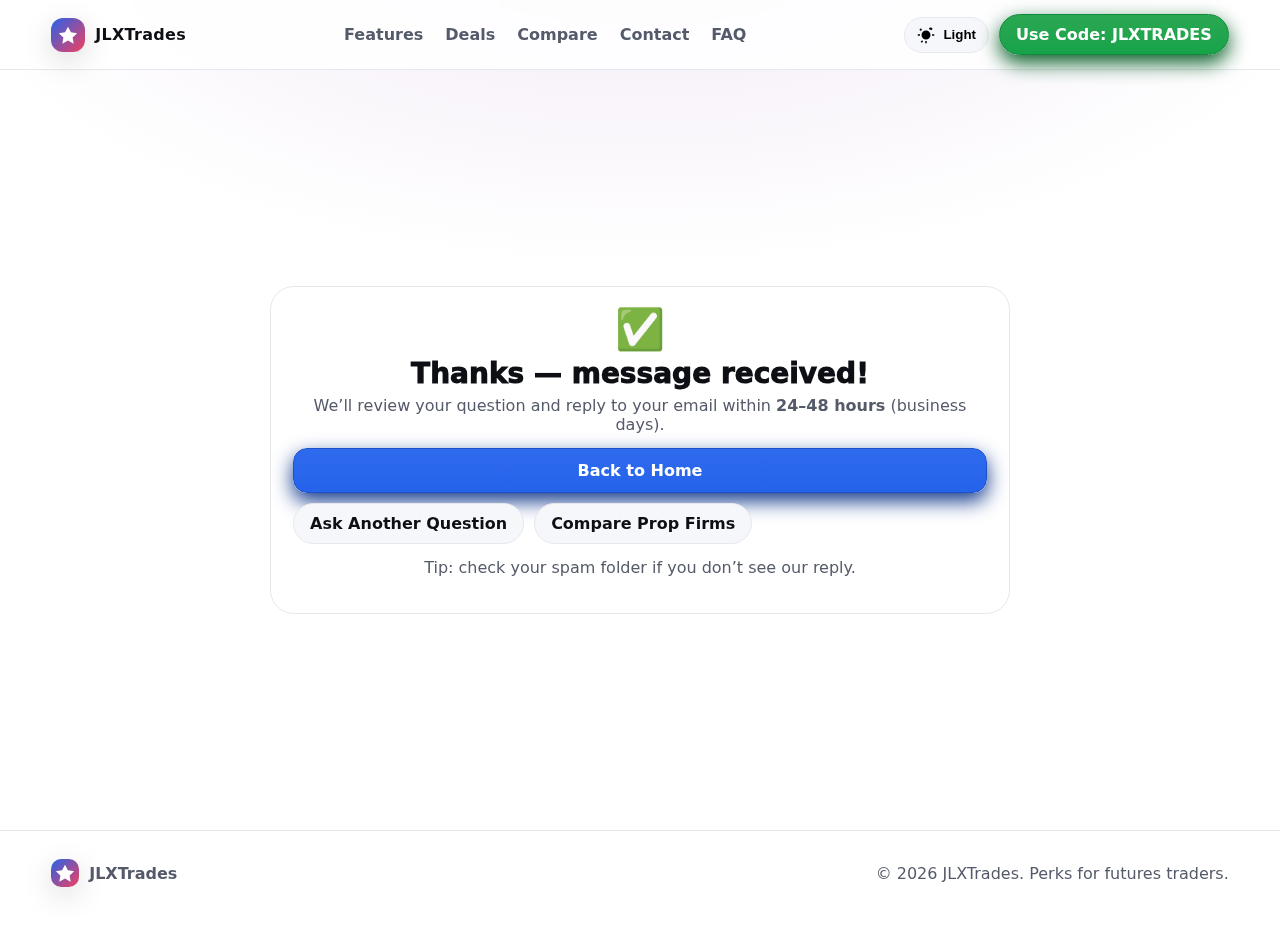
<file: thanks.html>
<!DOCTYPE html>
<html lang="en">

<head>
    <meta charset="utf-8" />
    <meta name="viewport" content="width=device-width, initial-scale=1" />
    <title>Thanks — JLXTrades</title>
    <meta name="description" content="Thanks for contacting JLXTrades. We received your message." />
    <link rel="stylesheet" href="styles.css" />

    <!-- Page-specific polish -->
    <style>
        .thanks-hero {
            display: grid;
            place-items: center;
            min-height: calc(100dvh - 140px);
            /* leave room for header/footer */
            padding: 24px 0;
        }

        .thanks-card .emoji {
            font-size: 40px;
            line-height: 1;
            margin-bottom: 8px;
        }

        .thanks-title {
            margin: 0 0 6px;
            font-weight: 1000;
            font-size: clamp(22px, 2.8vw, 28px);
        }

        .thanks-sub {
            margin: 0 0 14px;
            color: var(--muted);
        }

        .btn-row {
            display: flex;
            flex-wrap: wrap;
            gap: 10px;
            margin-top: 6px;
        }

        /* fallback if you don't have a ghost button style */
        .btn-ghost {
            display: inline-block;
            padding: .6rem 1rem;
            border-radius: 999px;
            font-weight: 900;
            border: 1px solid var(--border);
            background: var(--bg-elev);
            color: var(--text);
            text-decoration: none;
            transition: border-color .2s ease, box-shadow .2s ease, transform .12s ease;
        }

        .btn-ghost:hover {
            border-color: color-mix(in oklab, var(--accent), black 25%);
            box-shadow: 0 0 0 3px color-mix(in oklab, var(--accent), transparent 85%);
            transform: translateY(-1px);
        }
    </style>
</head>

<body>
    <!-- Header (same as other pages) -->
    <header>
        <div class="container nav">
            <a class="brand" href="index.html">
                <span class="brand-logo" aria-hidden="true">
                    <svg viewBox="0 0 24 24" role="img" aria-label="Logo">
                        <path d="M12 2l3.5 6.8 7.5 1.1-5.5 5.2 1.3 7.4L12 18.6 5.2 22.5 6.5 15 1 9.9l7.5-1.1L12 2z" />
                    </svg>
                </span>
                <span>JLXTrades</span>
            </a>
            <nav class="nav-links">
                <a href="index.html#features">Features</a>
                <a href="index.html#deals">Deals</a>
                <a href="compare.html">Compare</a>
                <a href="contact.html">Contact</a>
                <a href="index.html#faq">FAQ</a>
            </nav>
            <div class="nav-actions" style="display:flex; gap:10px; align-items:center;">
                <button id="themeToggle" class="toggle" aria-label="Toggle theme" title="Toggle light/dark">
                    <svg id="sunIcon" viewBox="0 0 24 24">
                        <path
                            d="M6.76 4.84l-1.8-1.79L3.17 4.84l1.79 1.79 1.8-1.79zM1 13h3v-2H1v2zm10 10h2v-3h-2v3zm9.83-19.16l-1.79-1.79-1.8 1.79 1.8 1.79 1.79-1.79zM20 11v2h3v-2h-3zM6.76 19.16l-1.8 1.79 1.41 1.41 1.79-1.79-1.4-1.41zM17.24 4.84l1.8-1.79-1.41-1.41-1.79 1.79 1.4 1.41zM12 6a6 6 0 100 12 6 6 0 000-12z" />
                    </svg>
                    <span id="toggleLabel">Light</span>
                </button>
                <a class="cta-btn" href="index.html#deals">Use Code: JLXTRADES</a>
            </div>
        </div>
    </header>

    <!-- Main -->
    <main>
        <section class="container thanks-hero">
            <article class="card thanks-card" data-move style="max-width:740px; text-align:center; padding:22px;">
                <div class="emoji">✅</div>
                <h1 class="thanks-title">Thanks — message received!</h1>
                <p class="thanks-sub">
                    We’ll review your question and reply to your email within <strong>24–48 hours</strong> (business
                    days).
                </p>

                <div class="btn-row">
                    <a class="btn-primary" href="index.html">Back to Home</a>
                    <a class="btn-ghost" href="contact.html">Ask Another Question</a>
                    <a class="btn-ghost" href="compare.html">Compare Prop Firms</a>
                </div>

                <p class="thanks-sub" style="margin-top:14px;">
                    Tip: check your spam folder if you don’t see our reply.
                </p>
            </article>
        </section>
    </main>

    <!-- Footer -->
    <footer>
        <div class="container"
            style="display:flex; justify-content:space-between; gap:12px; flex-wrap:wrap; align-items:center;">
            <div style="display:flex; align-items:center; gap:10px;">
                <div class="brand-logo" aria-hidden="true" style="width:28px;height:28px;border-radius:10px;">
                    <svg viewBox="0 0 24 24">
                        <path fill="#fff"
                            d="M12 2l3.5 6.8 7.5 1.1-5.5 5.2 1.3 7.4L12 18.6 5.2 22.5 6.5 15 1 9.9l7.5-1.1L12 2z" />
                    </svg>
                </div>
                <strong>JLXTrades</strong>
            </div>
            <div>© <span id="year"></span> JLXTrades. Perks for futures traders.</div>
        </div>
    </footer>

    <script src="app.js"></script>
    <script>
        // Year
        document.getElementById('year').textContent = new Date().getFullYear();
    </script>
</body>

</html>
</file>
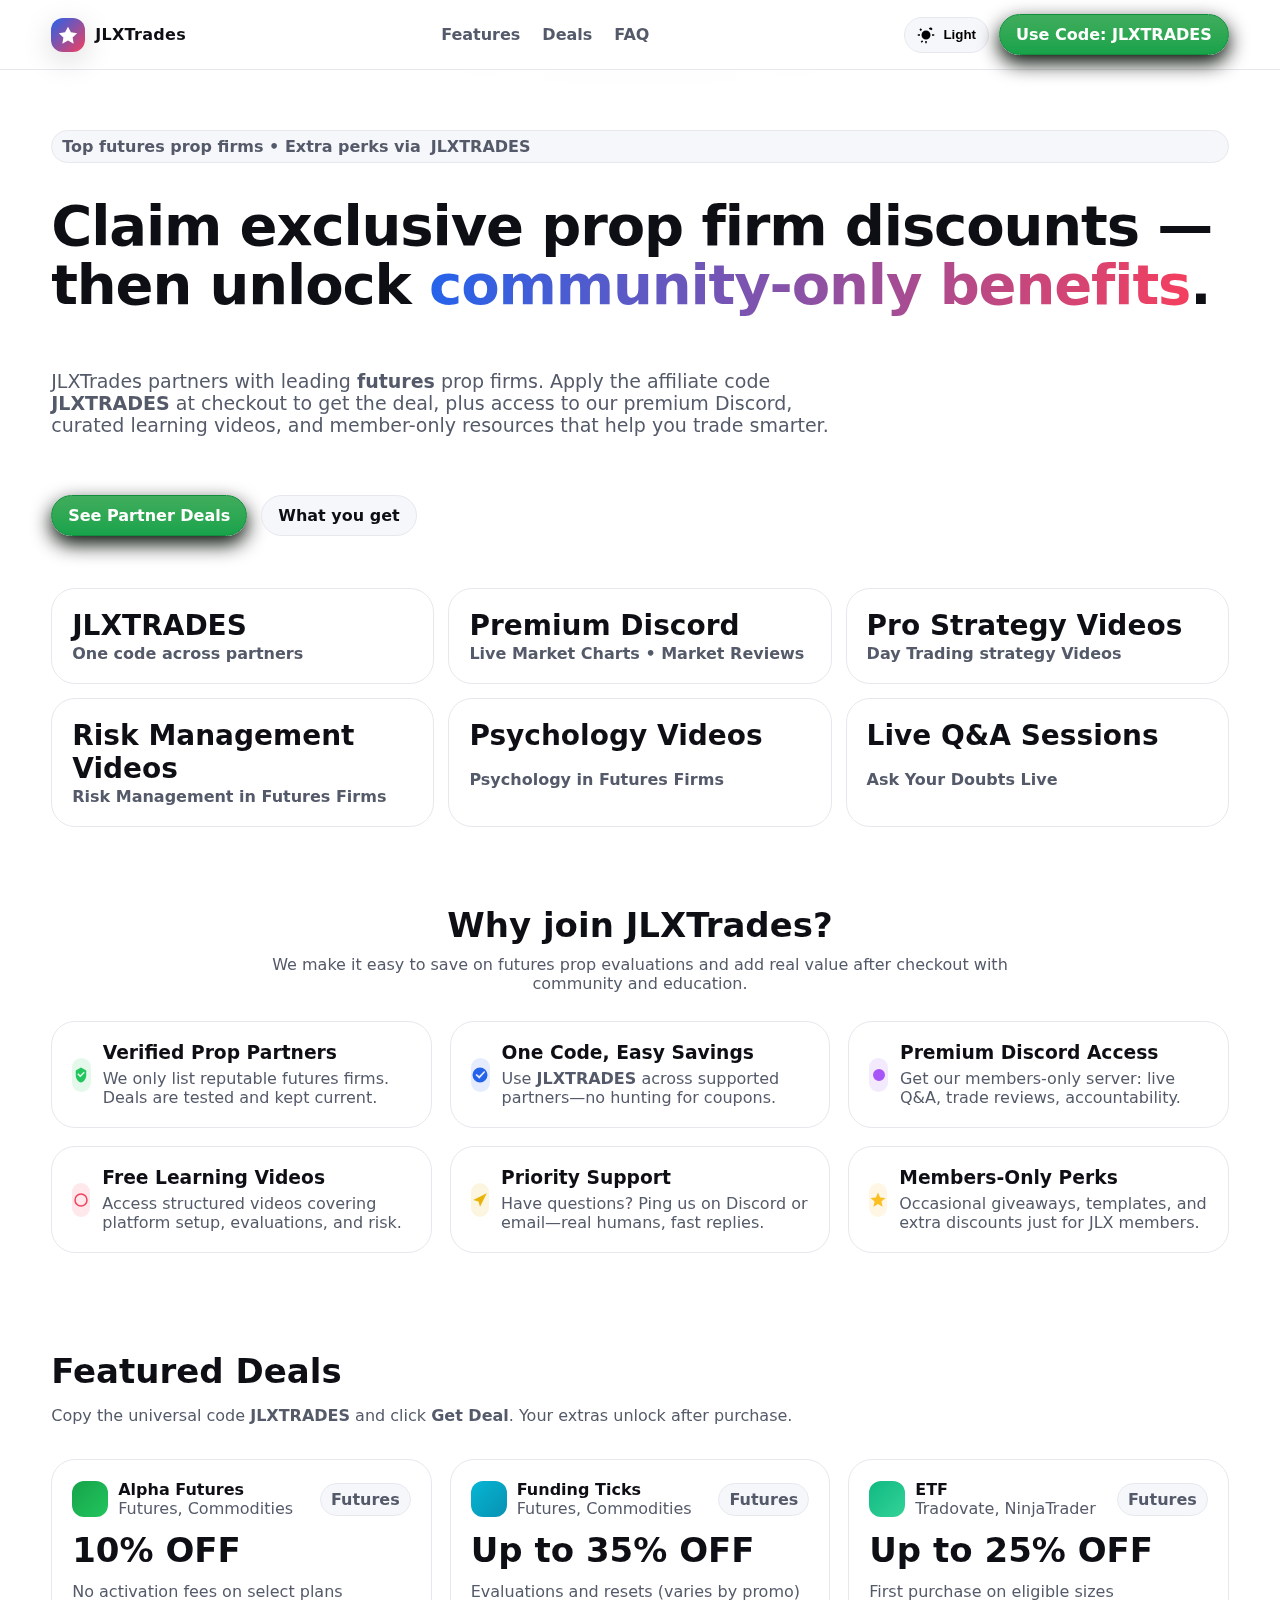
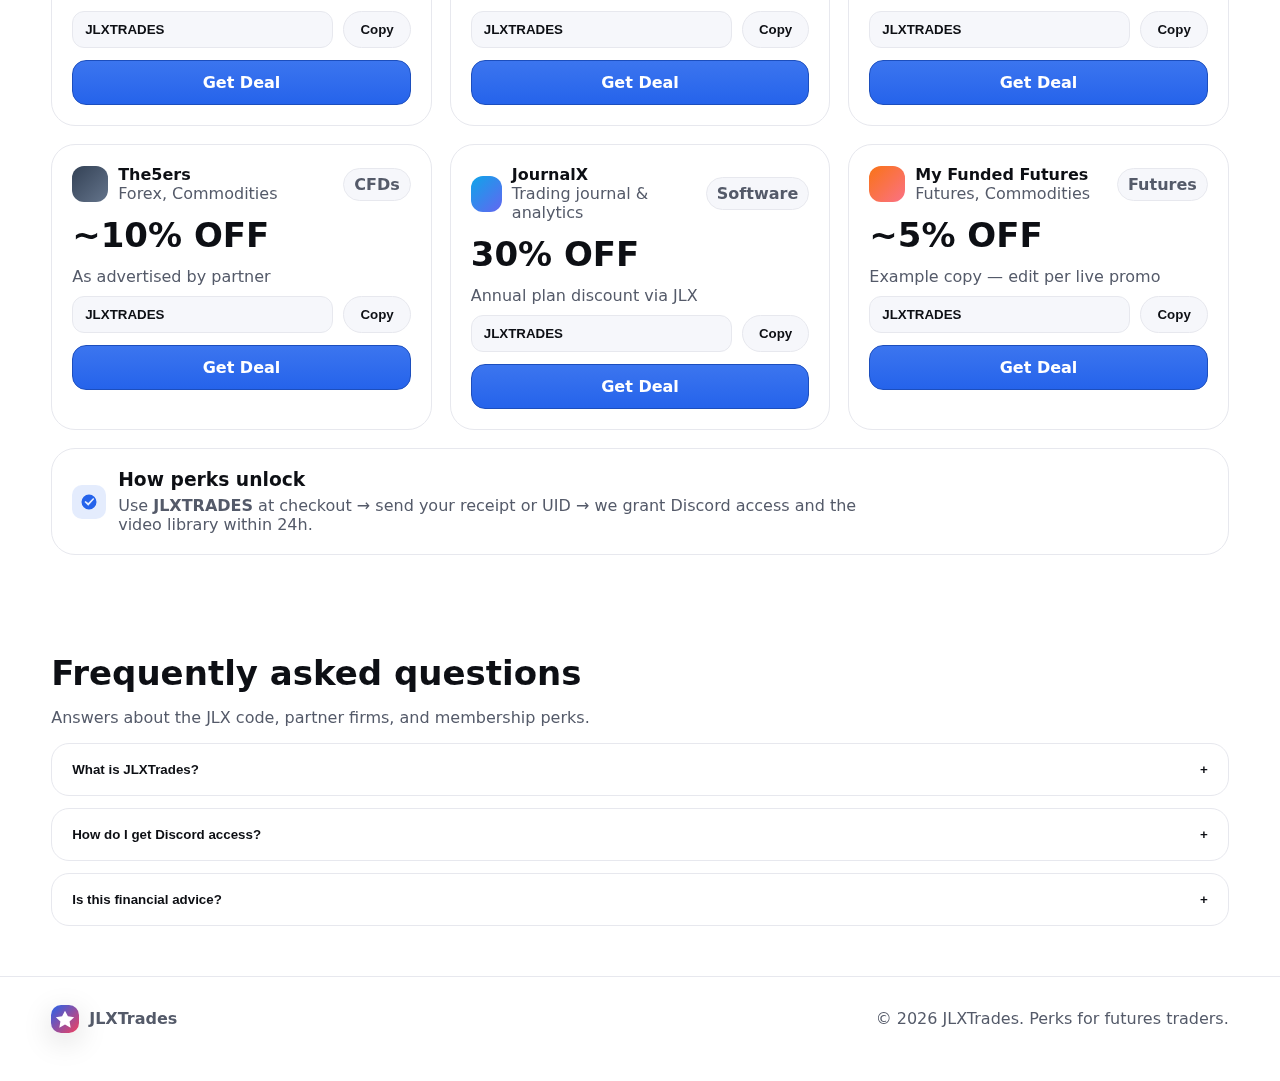
<file: dd/dINDEX.html>
<!DOCTYPE html>
<html lang="en" data-theme="light">
<head>
  <meta charset="utf-8" />
  <meta name="viewport" content="width=device-width, initial-scale=1" />
  <title>JLXTrades — Futures Prop Firm Perks</title>
  <meta name="description" content="JLXTrades: Use code JLXTRADES at top futures prop firms to unlock discounts + premium Discord access, free learning videos, and more." />
  <style>
    :root {
      --bg: #0b0c10;
      --bg-elev: #111218;
      --card: #161823;
      --text: #e9e9ee;
      --muted: #b8b9c4;
      --border: #232532;
      --accent: #6ee7ff; /* cyan */
      --accent-2: #8b5cf6; /* violet */
      --cta: #22c55e; /* green */
      --glow: 0 0 0 rgba(0,0,0,0);
    }

    html[data-theme="light"] {
      --bg: #ffffff;
      --bg-elev: #f6f7fb;
      --card: #ffffff;
      --text: #0d0f14;
      --muted: #545a69;
      --border: #e7e8ee;
      --accent: #2563eb; /* blue */
      --accent-2: #f43f5e; /* rose */
      --cta: #16a34a;
    }

    * { box-sizing: border-box; }
    body { margin: 0; font-family: ui-sans-serif, system-ui, -apple-system, Segoe UI, Roboto, Ubuntu, Cantarell, Noto Sans, Helvetica, Arial, "Apple Color Emoji", "Segoe UI Emoji"; background: radial-gradient(1200px 600px at 50% -10%, rgba(142, 68, 173, .12), transparent 60%), linear-gradient(180deg, var(--bg), var(--bg)); color: var(--text); }

    a { color: inherit; text-decoration: none; }
    .container { width: min(1200px, 92vw); margin: 0 auto; }

    /* Header */
    header { position: sticky; top: 0; z-index: 30; backdrop-filter: saturate(1.1) blur(8px); background: color-mix(in oklab, var(--bg) 85%, transparent); border-bottom: 1px solid var(--border); }
    .nav { display: flex; align-items: center; justify-content: space-between; padding: 14px 0; }
    .brand { display: flex; align-items: center; gap: 10px; font-weight: 800; letter-spacing: .3px; }
    .brand-logo { width: 34px; height: 34px; border-radius: 12px; background: linear-gradient(135deg, var(--accent), var(--accent-2)); display: grid; place-items: center; box-shadow: 0 8px 30px rgba(0,0,0,.15); }
    .brand-logo svg { width: 20px; height: 20px; fill: white; }

    .nav-links { display: flex; gap: 22px; align-items: center; }
    .nav-links a { color: var(--muted); font-weight: 600; }
    .nav-links a:hover { color: var(--text); }

    .toggle { border: 1px solid var(--border); padding: 8px 12px; border-radius: 999px; background: var(--bg-elev); font-weight: 700; cursor: pointer; display: inline-flex; align-items: center; gap: 8px; }
    .toggle svg { width: 18px; height: 18px; }

    .cta-btn { padding: 10px 16px; border-radius: 999px; border: 1px solid color-mix(in oklab, var(--cta), black 10%); background: linear-gradient(180deg, color-mix(in oklab, var(--cta) 90%, white 10%), var(--cta)); color: white; font-weight: 800; box-shadow: 0 8px 20px color-mix(in oklab, var(--cta), black 80%); }

    /* Hero */
    .hero { padding: 60px 0 24px; display: grid; gap: 28px; }
    .eyebrow { display: inline-flex; align-items: center; gap: 10px; border: 1px solid var(--border); padding: 6px 10px; border-radius: 999px; color: var(--muted); background: var(--bg-elev); font-weight: 700; }
    .title { font-size: clamp(32px, 6vw, 56px); line-height: 1.05; letter-spacing: -0.02em; font-weight: 900; margin: 6px 0 8px; }
    .subtitle { font-size: clamp(16px, 2.2vw, 19px); color: var(--muted); max-width: 780px; }

    .hero-actions { display: flex; gap: 14px; flex-wrap: wrap; margin-top: 12px; }
    .ghost-btn { padding: 10px 16px; border-radius: 999px; border: 1px solid var(--border); background: var(--bg-elev); font-weight: 700; color: var(--text); }

    .stats { display: grid; grid-template-columns: repeat(3, minmax(0, 1fr)); gap: 14px; margin: 24px 0 6px; }

    /* Cards (curved with hover glow) */
    .card { position: relative; border-radius: 24px; border: 1px solid var(--border); background: var(--card); padding: 20px; overflow: hidden; transition: transform .25s ease, box-shadow .25s ease, border-color .25s ease; }
    .card:hover { transform: translateY(-4px); border-color: color-mix(in oklab, var(--accent), white 18%); box-shadow: 0 8px 30px rgba(0,0,0,.20), 0 0 0 1px color-mix(in oklab, var(--accent), black 30%);
    }
    .card::after { content: ""; position: absolute; inset: -40%; background: radial-gradient(500px 220px at var(--mx, 50%) var(--my, 50%), color-mix(in oklab, var(--accent) 70%, transparent), transparent 60%); opacity: 0; transition: opacity .25s ease; pointer-events: none; filter: blur(15px); }
    .card:hover::after { opacity: .6; }

    .card .icon { width: 42px; height: 42px; border-radius: 14px; display: grid; place-items: center; background: linear-gradient(135deg, var(--accent), var(--accent-2)); box-shadow: 0 10px 30px rgba(0,0,0,.25); margin-bottom: 10px; }
    .card .icon svg { width: 22px; height: 22px; fill: #fff; }

    .kpi { display: grid; gap: 2px; }
    .kpi .value { font-size: clamp(22px, 3vw, 28px); font-weight: 900; }
    .kpi .label { color: var(--muted); font-weight: 700; }

    /* Sections */
    section { padding: 50px 0; }
    .section-title { font-size: clamp(22px, 3.5vw, 34px); line-height: 1.08; margin: 0 0 12px; }
    .section-subtitle { color: var(--muted); max-width: 760px; }

    .grid { display: grid; gap: 18px; }
    .grid.cols-3 { grid-template-columns: repeat(3, minmax(0, 1fr)); }
    .grid.cols-4 { grid-template-columns: repeat(4, minmax(0, 1fr)); }

    /* Pricing / Deals */
    .pricing { display: grid; grid-template-columns: repeat(3, minmax(0, 1fr)); gap: 18px; }
    .price { font-size: 40px; font-weight: 900; letter-spacing: -0.02em; }
    .pill { display: inline-flex; gap: 8px; align-items: center; font-weight: 800; border: 1px solid var(--border); background: var(--bg-elev); padding: 6px 10px; border-radius: 999px; color: var(--muted); }

    .list { display: grid; gap: 10px; margin: 16px 0; }
    .list li { list-style: none; display: grid; grid-template-columns: 20px 1fr; gap: 10px; align-items: start; color: var(--text); }
    .list svg { width: 18px; height: 18px; fill: currentColor; }

    .btn-primary { display: inline-flex; justify-content: center; width: 100%; padding: 12px 16px; border-radius: 14px; border: 1px solid color-mix(in oklab, var(--accent), black 15%); background: linear-gradient(180deg, color-mix(in oklab, var(--accent) 90%, white 10%), var(--accent)); color: white; font-weight: 900; }

    /* FAQ */
    .faq { display: grid; gap: 12px; }
    .faq-item { border: 1px solid var(--border); background: var(--card); border-radius: 18px; overflow: hidden; }
    .faq-q { width: 100%; text-align: left; background: none; border: 0; padding: 18px 20px; color: var(--text); font-weight: 800; display: grid; grid-template-columns: 1fr auto; align-items: center; cursor: pointer; }
    .faq-a { padding: 0 20px 18px; color: var(--muted); display: none; }
    .faq-item.open .faq-a { display: block; }

    /* Footer */
    footer { border-top: 1px solid var(--border); padding: 28px 0 48px; color: var(--muted); }

    /* Responsiveness */
    @media (max-width: 1000px) {
      .grid.cols-4 { grid-template-columns: repeat(2, 1fr); }
      .pricing { grid-template-columns: 1fr; }
      .grid.cols-3 { grid-template-columns: repeat(2, 1fr); }
      .stats { grid-template-columns: repeat(2, 1fr); }
    }
    @media (max-width: 640px) {
      .grid.cols-4, .grid.cols-3, .stats { grid-template-columns: 1fr; }
      .nav-links { display: none; }
      .hero { padding-top: 34px; }
    }
  </style>
</head>
<body>
  <header>
    <div class="container nav">
      <a class="brand" href="#">
        <span class="brand-logo" aria-hidden="true">
          <svg viewBox="0 0 24 24" role="img" aria-label="Logo"><path d="M12 2l3.5 6.8 7.5 1.1-5.5 5.2 1.3 7.4L12 18.6 5.2 22.5 6.5 15 1 9.9l7.5-1.1L12 2z"/></svg>
        </span>
        <span>JLXTrades</span>
      </a>
      <nav class="nav-links">
        <a href="#features">Features</a>
        <a href="#deals">Deals</a>
        <a href="#faq">FAQ</a>
      </nav>
      <div class="nav-actions" style="display:flex; gap:10px; align-items:center;">
        <button id="themeToggle" class="toggle" aria-label="Toggle theme" title="Toggle light/dark">
          <svg id="sunIcon" viewBox="0 0 24 24"><path d="M6.76 4.84l-1.8-1.79L3.17 4.84l1.79 1.79 1.8-1.79zM1 13h3v-2H1v2zm10 10h2v-3h-2v3zm9.83-19.16l-1.79-1.79-1.8 1.79 1.8 1.79 1.79-1.79zM20 11v2h3v-2h-3zM6.76 19.16l-1.8 1.79 1.41 1.41 1.79-1.79-1.4-1.41zM17.24 4.84l1.8-1.79-1.41-1.41-1.79 1.79 1.4 1.41zM12 6a6 6 0 100 12 6 6 0 000-12z"/></svg>
          <span id="toggleLabel">Light</span>
        </button>
        <a class="cta-btn" href="#deals">Use Code: JLXTRADES</a>
      </div>
    </div>
  </header>

  <main>
    <section class="container hero">
      <span class="eyebrow">Top futures prop firms • Extra perks via <strong>JLXTRADES</strong></span>
      <h1 class="title">Claim exclusive prop firm discounts — then unlock <span style="background:linear-gradient(90deg,var(--accent),var(--accent-2));-webkit-background-clip:text;background-clip:text;color:transparent">community-only benefits</span>.</h1>
      <p class="subtitle">JLXTrades partners with leading <strong>futures</strong> prop firms. Apply the affiliate code <strong>JLXTRADES</strong> at checkout to get the deal, plus access to our premium Discord, curated learning videos, and member-only resources that help you trade smarter.</p>
      <div class="hero-actions">
        <a class="cta-btn" href="#deals">See Partner Deals</a>
        <a class="ghost-btn" href="#features">What you get</a>
      </div>

      <div class="stats">
        <div class="card kpi" data-move>
          <div class="value">JLXTRADES</div>
          <div class="label">One code across partners</div>
        </div>
        <div class="card kpi" data-move>
          <div class="value">Premium Discord</div>
          <div class="label">Live Market Charts • Market Reviews</div>
        </div>
        <div class="card kpi" data-move>
          <div class="value">Pro Strategy Videos</div>
          <div class="label">Day Trading strategy Videos</div>
        </div>
        <div class="card kpi" data-move>
          <div class="value">Risk Management Videos</div>
          <div class="label">Risk Management in Futures Firms</div>
        </div>
        <div class="card kpi" data-move>
          <div class="value">Psychology Videos</div>
          <div class="label">Psychology in Futures Firms</div>
        </div>
        <div class="card kpi" data-move>
          <div class="value">Live Q&A Sessions</div>
          <div class="label">Ask Your Doubts Live</div>
        </div>
      </div>
    </section>

    <section id="features" class="container">
      <h2 class="section-title" style="text-align:center">Why join JLXTrades?</h2>
      <p class="section-subtitle" style="text-align:center; margin: 0 auto 18px;">We make it easy to save on futures prop evaluations and add real value after checkout with community and education.</p>

      <div class="grid cols-3" style="margin-top:28px;">
        <article class="card" data-move>
          <div class="feature-mini" style="display:flex; align-items:center; gap:12px;">
            <span class="mini-icon" style="width:34px;height:34px;border-radius:10px;display:grid;place-items:center;background:rgba(34,197,94,.12);">
              <svg viewBox="0 0 24 24" style="width:18px;height:18px"><path fill="#22c55e" d="M12 2l7 4v6c0 5-3.5 9.5-7 10-3.5-.5-7-5-7-10V6l7-4zm-1 13l6-6-1.4-1.4L11 12.2l-2.6-2.6L7 11l4 4z"/></svg>
            </span>
            <div>
              <h3 style="margin:0 0 6px;">Verified Prop Partners</h3>
              <p class="section-subtitle" style="margin:0">We only list reputable futures firms. Deals are tested and kept current.
              </p>
            </div>
          </div>
        </article>
        <article class="card" data-move>
          <div class="feature-mini" style="display:flex; align-items:center; gap:12px;">
            <span class="mini-icon" style="width:34px;height:34px;border-radius:10px;display:grid;place-items:center;background:rgba(37,99,235,.12);">
              <svg viewBox="0 0 24 24" style="width:18px;height:18px"><path fill="#2563eb" d="M12 2a10 10 0 100 20 10 10 0 000-20zm-1 15l-5-5 1.4-1.4L11 13.2l6.6-6.6L19 8l-8 9z"/></svg>
            </span>
            <div>
              <h3 style="margin:0 0 6px;">One Code, Easy Savings</h3>
              <p class="section-subtitle" style="margin:0">Use <strong>JLXTRADES</strong> across supported partners—no hunting for coupons.</p>
            </div>
          </div>
        </article>
        <article class="card" data-move>
          <div class="feature-mini" style="display:flex; align-items:center; gap:12px;">
            <span class="mini-icon" style="width:34px;height:34px;border-radius:10px;display:grid;place-items:center;background:rgba(168,85,247,.12);">
              <svg viewBox="0 0 24 24" style="width:18px;height:18px"><path fill="#a855f7" d="M12 4a8 8 0 100 16 8 8 0 000-16zm1 9h5v-2h-5V6h-2v5H6v2h5v5h2v-5z"/></svg>
            </span>
            <div>
              <h3 style="margin:0 0 6px;">Premium Discord Access</h3>
              <p class="section-subtitle" style="margin:0">Get our members-only server: live Q&A, trade reviews, accountability.
              </p>
            </div>
          </div>
        </article>
        <article class="card" data-move>
          <div class="feature-mini" style="display:flex; align-items:center; gap:12px;">
            <span class="mini-icon" style="width:34px;height:34px;border-radius:10px;display:grid;place-items:center;background:rgba(244,63,94,.12);">
              <svg viewBox="0 0 24 24" style="width:18px;height:18px"><path fill="#f43f5e" d="M12 3a9 9 0 00-9 9h2a7 7 0 0114 0h2a9 9 0 00-9-9zm0 18a9 9 0 009-9h-2a7 7 0 01-14 0H3a9 9 0 009 9z"/></svg>
            </span>
            <div>
              <h3 style="margin:0 0 6px;">Free Learning Videos</h3>
              <p class="section-subtitle" style="margin:0">Access structured videos covering platform setup, evaluations, and risk.
              </p>
            </div>
          </div>
        </article>
        <article class="card" data-move>
          <div class="feature-mini" style="display:flex; align-items:center; gap:12px;">
            <span class="mini-icon" style="width:34px;height:34px;border-radius:10px;display:grid;place-items:center;background:rgba(234,179,8,.12);">
              <svg viewBox="0 0 24 24" style="width:18px;height:18px"><path fill="#eab308" d="M3 12l18-9-9 18-2-7-7-2z"/></svg>
            </span>
            <div>
              <h3 style="margin:0 0 6px;">Priority Support</h3>
              <p class="section-subtitle" style="margin:0">Have questions? Ping us on Discord or email—real humans, fast replies.</p>
            </div>
          </div>
        </article>
        <article class="card" data-move>
          <div class="feature-mini" style="display:flex; align-items:center; gap:12px;">
            <span class="mini-icon" style="width:34px;height:34px;border-radius:10px;display:grid;place-items:center;background:rgba(251,191,36,.12);">
              <svg viewBox="0 0 24 24" style="width:18px;height:18px"><path fill="#fbbf24" d="M12 17.27L18.18 21l-1.64-7.03L22 9.24l-7.19-.61L12 2 9.19 8.63 2 9.24l5.46 4.73L5.82 21z"/></svg>
            </span>
            <div>
              <h3 style="margin:0 0 6px;">Members-Only Perks</h3>
              <p class="section-subtitle" style="margin:0">Occasional giveaways, templates, and extra discounts just for JLX members.</p>
            </div>
          </div>
        </article>
      </div>
    </section>

    <section id="deals" class="container">
      <div style="display:flex; align-items:end; justify-content:space-between; gap:14px; flex-wrap:wrap;">
        <div>
          <h2 class="section-title">Featured Deals</h2>
          <p class="section-subtitle">Copy the universal code <strong>JLXTRADES</strong> and click <strong>Get Deal</strong>. Your extras unlock after purchase.</p>
        </div>
      </div>

      <div class="grid cols-3" style="margin-top:18px;">
        <!-- Deal Card Template: each .deal has header, discount, bullets, code row, CTA -->
        <article class="card deal" data-move>
          <div class="deal-head" style="display:flex; justify-content:space-between; align-items:center; gap:10px;">
            <div style="display:flex; align-items:center; gap:10px;">
              <div class="logo" style="width:36px;height:36px;border-radius:12px;background:linear-gradient(135deg,#16a34a,#22c55e);"></div>
              <div>
                <strong>Alpha Futures</strong>
                <div class="section-subtitle">Futures, Commodities</div>
              </div>
            </div>
            <span class="pill">Futures</span>
          </div>
          <div class="discount" style="font-weight:900; font-size:34px; margin:12px 0;">10% OFF</div>
          <p class="section-subtitle" style="margin:0 0 10px;">No activation fees on select plans</p>
          <div class="code-row" style="display:grid; grid-template-columns: 1fr auto; gap:10px;">
            <input class="code-box" value="JLXTRADES" readonly style="border:1px solid var(--border); background:var(--bg-elev); border-radius:12px; padding:10px 12px; font-weight:800; color:var(--text);"/>
            <button class="ghost-btn copy-btn" data-copy>Copy</button>
          </div>
          <a class="btn-primary" style="margin-top:12px;" href="#">Get Deal</a>
        </article>

        <article class="card deal" data-move>
          <div class="deal-head" style="display:flex; justify-content:space-between; align-items:center; gap:10px;">
            <div style="display:flex; align-items:center; gap:10px;">
              <div class="logo" style="width:36px;height:36px;border-radius:12px;background:linear-gradient(135deg,#06b6d4,#0891b2);"></div>
              <div>
                <strong>Funding Ticks</strong>
                <div class="section-subtitle">Futures, Commodities</div>
              </div>
            </div>
            <span class="pill">Futures</span>
          </div>
          <div class="discount" style="font-weight:900; font-size:34px; margin:12px 0;">Up to 35% OFF</div>
          <p class="section-subtitle" style="margin:0 0 10px;">Evaluations and resets (varies by promo)</p>
          <div class="code-row" style="display:grid; grid-template-columns: 1fr auto; gap:10px;">
            <input class="code-box" value="JLXTRADES" readonly style="border:1px solid var(--border); background:var(--bg-elev); border-radius:12px; padding:10px 12px; font-weight:800; color:var(--text);"/>
            <button class="ghost-btn copy-btn" data-copy>Copy</button>
          </div>
          <a class="btn-primary" style="margin-top:12px;" href="#">Get Deal</a>
        </article>

        <article class="card deal" data-move>
          <div class="deal-head" style="display:flex; justify-content:space-between; align-items:center; gap:10px;">
            <div style="display:flex; align-items:center; gap:10px;">
              <div class="logo" style="width:36px;height:36px;border-radius:12px;background:linear-gradient(135deg,#10b981,#34d399);"></div>
              <div>
                <strong>ETF</strong>
                <div class="section-subtitle">Tradovate, NinjaTrader</div>
              </div>
            </div>
            <span class="pill">Futures</span>
          </div>
          <div class="discount" style="font-weight:900; font-size:34px; margin:12px 0;">Up to 25% OFF</div>
          <p class="section-subtitle" style="margin:0 0 10px;">First purchase on eligible sizes</p>
          <div class="code-row" style="display:grid; grid-template-columns: 1fr auto; gap:10px;">
            <input class="code-box" value="JLXTRADES" readonly style="border:1px solid var(--border); background:var(--bg-elev); border-radius:12px; padding:10px 12px; font-weight:800; color:var(--text);"/>
            <button class="ghost-btn copy-btn" data-copy>Copy</button>
          </div>
          <a class="btn-primary" style="margin-top:12px;" href="#">Get Deal</a>
        </article>

        <article class="card deal" data-move>
          <div class="deal-head" style="display:flex; justify-content:space-between; align-items:center; gap:10px;">
            <div style="display:flex; align-items:center; gap:10px;">
              <div class="logo" style="width:36px;height:36px;border-radius:12px;background:linear-gradient(135deg,#334155,#64748b);"></div>
              <div>
                <strong>The5ers</strong>
                <div class="section-subtitle">Forex, Commodities</div>
              </div>
            </div>
            <span class="pill">CFDs</span>
          </div>
          <div class="discount" style="font-weight:900; font-size:34px; margin:12px 0;">~10% OFF</div>
          <p class="section-subtitle" style="margin:0 0 10px;">As advertised by partner</p>
          <div class="code-row" style="display:grid; grid-template-columns: 1fr auto; gap:10px;">
            <input class="code-box" value="JLXTRADES" readonly style="border:1px solid var(--border); background:var(--bg-elev); border-radius:12px; padding:10px 12px; font-weight:800; color:var(--text);"/>
            <button class="ghost-btn copy-btn" data-copy>Copy</button>
          </div>
          <a class="btn-primary" style="margin-top:12px;" href="#">Get Deal</a>
        </article>

        <!-- Example software/tooling partner (optional) -->
        <article class="card deal" data-move>
          <div class="deal-head" style="display:flex; justify-content:space-between; align-items:center; gap:10px;">
            <div style="display:flex; align-items:center; gap:10px;">
              <div class="logo" style="width:36px;height:36px;border-radius:12px;background:linear-gradient(135deg,#0ea5e9,#6366f1);"></div>
              <div>
                <strong>JournalX</strong>
                <div class="section-subtitle">Trading journal & analytics</div>
              </div>
            </div>
            <span class="pill">Software</span>
          </div>
          <div class="discount" style="font-weight:900; font-size:34px; margin:12px 0;">30% OFF</div>
          <p class="section-subtitle" style="margin:0 0 10px;">Annual plan discount via JLX</p>
          <div class="code-row" style="display:grid; grid-template-columns: 1fr auto; gap:10px;">
            <input class="code-box" value="JLXTRADES" readonly style="border:1px solid var(--border); background:var(--bg-elev); border-radius:12px; padding:10px 12px; font-weight:800; color:var(--text);"/>
            <button class="ghost-btn copy-btn" data-copy>Copy</button>
          </div>
          <a class="btn-primary" style="margin-top:12px;" href="#">Get Deal</a>
        </article>

        <article class="card deal" data-move>
          <div class="deal-head" style="display:flex; justify-content:space-between; align-items:center; gap:10px;">
            <div style="display:flex; align-items:center; gap:10px;">
              <div class="logo" style="width:36px;height:36px;border-radius:12px;background:linear-gradient(135deg,#f97316,#fb7185);"></div>
              <div>
                <strong>My Funded Futures</strong>
                <div class="section-subtitle">Futures, Commodities</div>
              </div>
            </div>
            <span class="pill">Futures</span>
          </div>
          <div class="discount" style="font-weight:900; font-size:34px; margin:12px 0;">~5% OFF</div>
          <p class="section-subtitle" style="margin:0 0 10px;">Example copy — edit per live promo</p>
          <div class="code-row" style="display:grid; grid-template-columns: 1fr auto; gap:10px;">
            <input class="code-box" value="JLXTRADES" readonly style="border:1px solid var(--border); background:var(--bg-elev); border-radius:12px; padding:10px 12px; font-weight:800; color:var(--text);"/>
            <button class="ghost-btn copy-btn" data-copy>Copy</button>
          </div>
          <a class="btn-primary" style="margin-top:12px;" href="#">Get Deal</a>
        </article>
      </div>

      <!-- Post-purchase perks blurb -->
      <div class="card" style="margin-top:18px;" data-move>
        <div class="feature-mini" style="display:flex; align-items:center; gap:12px;">
          <span class="mini-icon" style="width:34px;height:34px;border-radius:10px;display:grid;place-items:center;background:rgba(37,99,235,.12);">
            <svg viewBox="0 0 24 24" style="width:18px;height:18px"><path fill="#2563eb" d="M12 2a10 10 0 100 20 10 10 0 000-20zm-1 15l-5-5 1.4-1.4L11 13.2l6.6-6.6L19 8l-8 9z"/></svg>
          </span>
          <div>
            <h3 style="margin:0 0 6px;">How perks unlock</h3>
            <p class="section-subtitle" style="margin:0">Use <strong>JLXTRADES</strong> at checkout → send your receipt or UID → we grant Discord access and the video library within 24h.</p>
          </div>
        </div>
      </div>
    </section>

    <section id="faq" class="container">
      <h2 class="section-title">Frequently asked questions</h2>
      <p class="section-subtitle">Answers about the JLX code, partner firms, and membership perks.</p>

      <div class="faq" style="margin-top:16px;">
        <div class="faq-item">
          <button class="faq-q">What is JLXTrades?<span>+</span></button>
          <div class="faq-a">We share affiliate deals for futures prop firms. Use <strong>JLXTRADES</strong> at checkout to save and unlock extra member perks like premium Discord and free videos.</div>
        </div>
        <div class="faq-item">
          <button class="faq-q">How do I get Discord access?<span>+</span></button>
          <div class="faq-a">After you purchase with our code, send proof of purchase (receipt or account UID). We’ll verify and invite you to the private server.</div>
        </div>
        <div class="faq-item">
          <button class="faq-q">Is this financial advice?<span>+</span></button>
          <div class="faq-a">No. JLXTrades provides discounts and educational resources only. Trading involves risk. Evaluate firms and products carefully.</div>
        </div>
      </div>
    </section>
  </main>

  <footer>
    <div class="container" style="display:flex; justify-content:space-between; gap:12px; flex-wrap:wrap; align-items:center;">
      <div style="display:flex; align-items:center; gap:10px;">
        <div class="brand-logo" aria-hidden="true" style="width:28px;height:28px;border-radius:10px;"><svg viewBox="0 0 24 24"><path fill="#fff" d="M12 2l3.5 6.8 7.5 1.1-5.5 5.2 1.3 7.4L12 18.6 5.2 22.5 6.5 15 1 9.9l7.5-1.1L12 2z"/></svg></div>
        <strong>JLXTrades</strong>
      </div>
      <div>© <span id="year"></span> JLXTrades. Perks for futures traders.
      </div>
    </div>
  </footer>

  <script>
    // Persisted theme toggle
    const root = document.documentElement;
    const toggle = document.getElementById('themeToggle');
    const label = document.getElementById('toggleLabel');
    const sunIcon = document.getElementById('sunIcon');

    const setTheme = (mode) => {
      root.setAttribute('data-theme', mode);
      label.textContent = mode === 'light' ? 'Light' : 'Dark';
      sunIcon.style.opacity = mode === 'light' ? 1 : 0.75;
      localStorage.setItem('pfp-theme', mode);
    };

    // Load stored theme or OS preference
    const stored = localStorage.getItem('pfp-theme');
    if (stored) setTheme(stored); else if (matchMedia && matchMedia('(prefers-color-scheme: light)').matches) setTheme('light');

    toggle.addEventListener('click', () => {
      const next = root.getAttribute('data-theme') === 'light' ? 'dark' : 'light';
      setTheme(next);
    });

    // Card hover glow follows mouse
    const moveTargets = document.querySelectorAll('[data-move]');
    moveTargets.forEach(card => {
      card.addEventListener('pointermove', (e) => {
        const rect = card.getBoundingClientRect();
        const x = ((e.clientX - rect.left) / rect.width) * 100;
        const y = ((e.clientY - rect.top) / rect.height) * 100;
        card.style.setProperty('--mx', x + '%');
        card.style.setProperty('--my', y + '%');
      });
    });

    // FAQ accordion
    document.querySelectorAll('.faq-item').forEach(item => {
      const q = item.querySelector('.faq-q');
      q.addEventListener('click', () => {
        const open = item.classList.toggle('open');
        q.querySelector('span').textContent = open ? '–' : '+';
      });
    });

    // Year
    document.getElementById('year').textContent = new Date().getFullYear();

    // Copy buttons for deal codes
    document.querySelectorAll('[data-copy]').forEach(btn => {
      btn.addEventListener('click', () => {
        const input = btn.closest('.deal').querySelector('.code-box');
        if (!input) return;
        input.select();
        input.setSelectionRange(0, 99999);
        navigator.clipboard.writeText(input.value).then(() => {
          const old = btn.textContent;
          btn.textContent = 'Copied!';
          setTimeout(() => (btn.textContent = old), 1200);
        });
      });
    });
  </script>
</body>
</html>
</file>
<file: styles.css>
:root {
      --bg: #0b0c10;
      --bg-elev: #111218;
      --card: #161823;
      --text: #e9e9ee;
      --muted: #b8b9c4;
      --border: #232532;
      --accent: #6ee7ff; /* cyan */
      --accent-2: #8b5cf6; /* violet */
      --cta: #22c55e; /* green */
      --glow: 0 0 0 rgba(0,0,0,0);
    }

    html[data-theme="light"] {
      --bg: #ffffff;
      --bg-elev: #f6f7fb;
      --card: #ffffff;
      --text: #0d0f14;
      --muted: #545a69;
      --border: #e7e8ee;
      --accent: #2563eb; /* blue */
      --accent-2: #f43f5e; /* rose */
      --cta: #16a34a;
    }

    * { box-sizing: border-box; }
    body { margin: 0; font-family: ui-sans-serif, system-ui, -apple-system, Segoe UI, Roboto, Ubuntu, Cantarell, Noto Sans, Helvetica, Arial, "Apple Color Emoji", "Segoe UI Emoji"; background: radial-gradient(1200px 600px at 50% -10%, rgba(142, 68, 173, .12), transparent 60%), linear-gradient(180deg, var(--bg), var(--bg)); color: var(--text); }

    a { color: inherit; text-decoration: none; }
    .container { width: min(1200px, 92vw); margin: 0 auto; }

    /* Header */
    header { position: sticky; top: 0; z-index: 30; backdrop-filter: saturate(1.1) blur(8px); background: color-mix(in oklab, var(--bg) 85%, transparent); border-bottom: 1px solid var(--border); }
    .nav { display: flex; align-items: center; justify-content: space-between; padding: 14px 0; }
    .brand { display: flex; align-items: center; gap: 10px; font-weight: 800; letter-spacing: .3px; }
    .brand-logo { width: 34px; height: 34px; border-radius: 12px; background: linear-gradient(135deg, var(--accent), var(--accent-2)); display: grid; place-items: center; box-shadow: 0 8px 30px rgba(0,0,0,.15); }
    .brand-logo svg { width: 20px; height: 20px; fill: white; }

    .nav-links { display: flex; gap: 22px; align-items: center; }
    .nav-links a { color: var(--muted); font-weight: 600; }
    .nav-links a:hover { color: var(--text); }

    .toggle { border: 1px solid var(--border); padding: 8px 12px; border-radius: 999px; background: var(--bg-elev); font-weight: 700; cursor: pointer; display: inline-flex; align-items: center; gap: 8px; }
    .toggle svg { width: 18px; height: 18px; }

    .cta-btn { padding: 10px 16px; border-radius: 999px; border: 1px solid color-mix(in oklab, var(--cta), black 10%); background: linear-gradient(180deg, color-mix(in oklab, var(--cta) 90%, white 10%), var(--cta)); color: white; font-weight: 800; box-shadow: 0 8px 20px color-mix(in oklab, var(--cta), black 80%); }

    /* Hero */
    .hero { padding: 60px 0 24px; display: grid; gap: 28px; }
    .eyebrow { display: inline-flex; align-items: center; gap: 10px; border: 1px solid var(--border); padding: 6px 10px; border-radius: 999px; color: var(--muted); background: var(--bg-elev); font-weight: 700; }
    .title { font-size: clamp(32px, 6vw, 56px); line-height: 1.05; letter-spacing: -0.02em; font-weight: 900; margin: 6px 0 8px; }
    .subtitle { font-size: clamp(16px, 2.2vw, 19px); color: var(--muted); max-width: 780px; }

    .hero-actions { display: flex; gap: 14px; flex-wrap: wrap; margin-top: 12px; }
    .ghost-btn { padding: 10px 16px; border-radius: 999px; border: 1px solid var(--border); background: var(--bg-elev); font-weight: 700; color: var(--text); }

    .stats { display: grid; grid-template-columns: repeat(3, minmax(0, 1fr)); gap: 14px; margin: 24px 0 6px; }

    /* Cards (curved with hover glow) */
    .card { position: relative; border-radius: 24px; border: 1px solid var(--border); background: var(--card); padding: 20px; overflow: hidden; transition: transform .25s ease, box-shadow .25s ease, border-color .25s ease; }
    .card:hover { transform: translateY(-4px); border-color: color-mix(in oklab, var(--accent), white 18%); box-shadow: 0 8px 30px rgba(0,0,0,.20), 0 0 0 1px color-mix(in oklab, var(--accent), black 30%);
    }
    .card::after { content: ""; position: absolute; inset: -40%; background: radial-gradient(500px 220px at var(--mx, 50%) var(--my, 50%), color-mix(in oklab, var(--accent) 70%, transparent), transparent 60%); opacity: 0; transition: opacity .25s ease; pointer-events: none; filter: blur(15px); }
    .card:hover::after { opacity: .6; }

    .card .icon { width: 42px; height: 42px; border-radius: 14px; display: grid; place-items: center; background: linear-gradient(135deg, var(--accent), var(--accent-2)); box-shadow: 0 10px 30px rgba(0,0,0,.25); margin-bottom: 10px; }
    .card .icon svg { width: 22px; height: 22px; fill: #fff; }

    .kpi { display: grid; gap: 2px; }
    .kpi .value { font-size: clamp(22px, 3vw, 28px); font-weight: 900; }
    .kpi .label { color: var(--muted); font-weight: 700; }

    /* Sections */
    section { padding: 50px 0; }
    .section-title { font-size: clamp(50px, 3.5vw, 34px); line-height: 1.08; margin: 0 0 12px; }
    .section-subtitle { color: var(--muted); max-width: 760px; }

    .grid { display: grid; gap: 18px; }
    .grid.cols-3 { grid-template-columns: repeat(3, minmax(0, 1fr)); }
    .grid.cols-4 { grid-template-columns: repeat(4, minmax(0, 1fr)); }

    /* Pricing / Deals */
    .pricing { display: grid; grid-template-columns: repeat(3, minmax(0, 1fr)); gap: 18px; }
    .price { font-size: 40px; font-weight: 900; letter-spacing: -0.02em; }
    .pill { display: inline-flex; gap: 8px; align-items: center; font-weight: 800; border: 1px solid var(--border); background: var(--bg-elev); padding: 6px 10px; border-radius: 999px; color: var(--muted); }

    .list { display: grid; gap: 10px; margin: 16px 0; }
    .list li { list-style: none; display: grid; grid-template-columns: 20px 1fr; gap: 10px; align-items: start; color: var(--text); }
    .list svg { width: 18px; height: 18px; fill: currentColor; }

    .btn-primary { display: inline-flex; justify-content: center; width: 100%; padding: 12px 16px; border-radius: 14px; border: 1px solid color-mix(in oklab, var(--accent), black 15%); background: linear-gradient(180deg, color-mix(in oklab, var(--accent) 90%, white 10%), var(--accent)); color: white; font-weight: 900; }

    /* FAQ */
    .faq { display: grid; gap: 12px; }
    .faq-item { border: 1px solid var(--border); background: var(--card); border-radius: 18px; overflow: hidden; }
    .faq-q { width: 100%; text-align: left; background: none; border: 0; padding: 18px 20px; color: var(--text); font-weight: 800; display: grid; grid-template-columns: 1fr auto; align-items: center; cursor: pointer; }
    .faq-a { padding: 0 20px 18px; color: var(--muted); display: none; }
    .faq-item.open .faq-a { display: block; }

    /* Footer */
    footer { border-top: 1px solid var(--border); padding: 28px 0 48px; color: var(--muted); }

    /* Responsiveness */
    @media (max-width: 1000px) {
      .grid.cols-4 { grid-template-columns: repeat(2, 1fr); }
      .pricing { grid-template-columns: 1fr; }
      .grid.cols-3 { grid-template-columns: repeat(2, 1fr); }
      .stats { grid-template-columns: repeat(2, 1fr); }
    }
    @media (max-width: 640px) {
      .grid.cols-4, .grid.cols-3, .stats { grid-template-columns: 1fr; }
      .nav-links { display: none; }
      .hero { padding-top: 34px; }
    }




        .filter-btn {
          padding: 6px 14px;
          border: 1px solid var(--border);
          border-radius: 999px;
          background: var(--bg-elev);
          color: var(--muted);
          font-weight: 700;
          cursor: pointer;
          transition: all 0.2s ease;
        }

        .filter-btn:hover {
          color: var(--text);
          border-color: var(--accent);
        }

        .filter-btn.active {
          background: var(--accent);
          color: white;
          border-color: var(--accent);
        }
/* Filter chips */
#deal-filters {
  display: flex;
  gap: 10px;
  flex-wrap: wrap;
  margin: 16px 0 6px;
}

.filter-chip {
  display: inline-flex;
  align-items: center;
  gap: 8px;
  padding: 6px 12px;
  border: 1px solid var(--border);
  background: var(--bg-elev);
  border-radius: 999px;
  cursor: pointer;
  user-select: none;
  font-weight: 700;
  color: var(--muted);
  transition: border-color .2s ease, color .2s ease, background .2s ease;
}

.filter-chip:hover {
  color: var(--text);
  border-color: var(--accent);
}

.filter-chip input {
  accent-color: var(--accent);
}

.filter-chip.active {
  background: var(--accent);
  color: white;
  border-color: var(--accent);
}

/* Card filter animation */
.deal {
  transition: opacity .22s ease, transform .22s ease;
}

.deal.is-hiding {
  opacity: 0;
  transform: scale(.98);
}

.deal.is-hidden {
  display: none !important;
}






/* Compare page */
.compare-filters {
  display: flex;
  gap: 14px;
  flex-wrap: wrap;
  align-items: end;
}

.filter-group {
  display: grid;
  gap: 6px;
}

.filter-group label {
  font-weight: 800;
  font-size: 12px;
  color: var(--muted);
}

.filter-group select {
  border: 1px solid var(--border);
  background: var(--bg-elev);
  color: var(--text);
  padding: 8px 10px;
  border-radius: 12px;
  font-weight: 700;
}

.compare-table-wrap {
  width: 100%;
  overflow: auto;
}

.compare-table {
  width: 100%;
  border-collapse: collapse;
  min-width: 940px;
}

.compare-table th,
.compare-table td {
  padding: 12px 14px;
  border-bottom: 1px solid var(--border);
  text-align: left;
  vertical-align: middle;
}

.compare-table thead th {
  position: sticky;
  top: 0;
  background: var(--card);
  z-index: 1;
  font-weight: 900;
  cursor: pointer;
  user-select: none;
}

.compare-table th small {
  font-weight: 600;
  color: var(--muted);
}

.compare-table th.sorted-asc::after {
  content: " ▲";
  font-size: 12px;
}

.compare-table th.sorted-desc::after {
  content: " ▼";
  font-size: 12px;
}

.compare-table tbody tr:hover {
  background: color-mix(in oklab, var(--card), white 3%);
}

.compare-table td .muted {
  color: var(--muted);
  font-size: 12px;
}


/* --- Button refresh (dark + light) ------------------------------------ */
/* Dark theme defaults (html without data-theme=light) */
:root {
  /* tune how saturated buttons feel in dark mode */
  --btn-primary-bg: linear-gradient(180deg,
      color-mix(in oklab, var(--accent) 80%, black 20%),
      color-mix(in oklab, var(--accent) 70%, black 28%));
  --btn-primary-border: color-mix(in oklab, var(--accent), black 40%);
  --btn-primary-shadow: 0 10px 26px color-mix(in oklab, var(--accent), black 88%);

  --btn-cta-bg: linear-gradient(180deg,
      color-mix(in oklab, var(--cta) 82%, black 18%),
      color-mix(in oklab, var(--cta) 70%, black 26%));
  --btn-cta-border: color-mix(in oklab, var(--cta), black 42%);
  --btn-cta-shadow: 0 10px 26px color-mix(in oklab, var(--cta), black 88%);

  --btn-ghost-bg: color-mix(in oklab, var(--bg-elev), white 3%);
  --btn-ghost-border: color-mix(in oklab, var(--border), white 14%);
}

/* Light theme overrides keep things bright but not neon */
html[data-theme="light"] {
  --btn-primary-bg: linear-gradient(180deg,
      color-mix(in oklab, var(--accent) 96%, white 4%),
      var(--accent));
  --btn-primary-border: color-mix(in oklab, var(--accent), black 12%);
  --btn-primary-shadow: 0 8px 20px color-mix(in oklab, var(--accent), black 32%);

  --btn-cta-bg: linear-gradient(180deg,
      color-mix(in oklab, var(--cta) 96%, white 4%),
      var(--cta));
  --btn-cta-border: color-mix(in oklab, var(--cta), black 12%);
  --btn-cta-shadow: 0 8px 20px color-mix(in oklab, var(--cta), black 32%);

  --btn-ghost-bg: #fff;
  --btn-ghost-border: var(--border);
}

/* Apply the new tokens (overrides your existing rules) */
.cta-btn {
  display: inline-flex;
  align-items: center;
  justify-content: center;
  padding: 10px 16px;
  border-radius: 999px;
  background: var(--btn-cta-bg);
  color: #fff;
  font-weight: 900;
  border: 1px solid var(--btn-cta-border);
  box-shadow: var(--btn-cta-shadow);
  transition: transform .12s ease, filter .12s ease, box-shadow .2s ease;
}

.cta-btn:hover {
  transform: translateY(-1px);
  filter: brightness(1.06);
}

.cta-btn:active {
  transform: translateY(0);
  filter: brightness(.98);
}

.btn-primary {
  display: inline-flex;
  align-items: center;
  justify-content: center;
  width: 100%;
  padding: 12px 16px;
  border-radius: 14px;
  font-weight: 900;
  color: #fff;
  background: var(--btn-primary-bg);
  border: 1px solid var(--btn-primary-border);
  box-shadow: var(--btn-primary-shadow);
  transition: transform .12s ease, filter .12s ease, box-shadow .2s ease;
}

.btn-primary:hover {
  transform: translateY(-1px);
  filter: brightness(1.06);
}

.btn-primary:active {
  transform: translateY(0);
  filter: brightness(.98);
}

.ghost-btn {
  padding: 10px 16px;
  border-radius: 999px;
  font-weight: 700;
  color: var(--text);
  background: var(--btn-ghost-bg);
  border: 1px solid var(--btn-ghost-border);
  transition: transform .12s ease, background .15s ease, border-color .15s ease;
}

.ghost-btn:hover {
  transform: translateY(-1px);
  background: color-mix(in oklab, var(--btn-ghost-bg), white 6%);
  border-color: color-mix(in oklab, var(--btn-ghost-border), white 14%);
}

.ghost-btn:active {
  transform: translateY(0);
}

/* optional: improve focus ring for all buttons */
.cta-btn:focus-visible,
.btn-primary:focus-visible,
.ghost-btn:focus-visible {
  outline: 2px solid color-mix(in oklab, var(--accent), white 18%);
  outline-offset: 2px;
  box-shadow: 0 0 0 4px color-mix(in oklab, var(--accent), black 82%);
}

/* Compare page: keep glow, remove hover lift */
.compare-page .card:hover {
  transform: none;
}


/* Price: strike-through original, emphasize final */
.price-old {
  text-decoration: line-through;
  color: var(--muted);
  margin-right: 8px;
  white-space: nowrap;
}

.price-new {
  font-weight: 900;
  white-space: nowrap;
}


/* Price display */
.price-old {
  text-decoration: line-through;
  color: var(--muted);
  margin-right: 8px;
  white-space: nowrap;
}

.price-new {
  font-weight: 900;
  white-space: nowrap;
}

/* Discount badge */
.price-badge {
  display: inline-flex;
  align-items: center;
  gap: 4px;
  margin-left: 8px;
  padding: 2px 8px;
  border-radius: 999px;
  font-weight: 900;
  font-size: 12px;
  white-space: nowrap;
  color: #fff;
  background: linear-gradient(180deg,
      color-mix(in oklab, var(--accent) 90%, black 10%),
      color-mix(in oklab, var(--accent) 70%, black 25%));
  border: 1px solid color-mix(in oklab, var(--accent), black 30%);
}

html[data-theme="light"] .price-badge {
  background: linear-gradient(180deg,
      color-mix(in oklab, var(--accent) 96%, white 4%),
      var(--accent));
  border-color: color-mix(in oklab, var(--accent), black 12%);
}


/* Promo card (self-contained, won't clash with .card) */
.promo-card {
  position: relative;
  width: 100%;
  background: var(--card);
  color: var(--text);
  border: 1px solid var(--border);
  border-radius: 1.5rem;
  padding: 1.25rem;
  box-shadow: 0 6px 18px color-mix(in oklab, black, transparent 85%);
  overflow: hidden;
  cursor: pointer;
  transition: transform 0.25s ease;
}

.promo-card:hover {
  transform: translateY(-6px) scale(1.02);
}

.promo-card::before {
  content: "";
  position: absolute;
  inset: 0;
  background:
    radial-gradient(250px circle at var(--promo-x, 50%) var(--promo-y, 50%),
      color-mix(in oklab, var(--accent) 30%, transparent),
      transparent 70%);
  opacity: 0;
  transition: opacity 0.3s ease;
  pointer-events: none;
}

.promo-card:hover::before {
  opacity: 1;
}

.promo-card .icon {
  font-size: 1.75rem;
  margin-bottom: .5rem;
}

.promo-card h3 {
  margin: 0 0 .5rem;
  font-size: 1.2rem;
}

.promo-card p {
  font-size: .95rem;
  line-height: 1.5;
}

/* CTA specific to this card (keeps your other buttons unchanged) */
.promo-cta {
  display: inline-block;
  margin-top: 1rem;
  padding: .6rem 1.2rem;
  border-radius: 999px;
  font-weight: 800;
  color: #fff;
  text-decoration: none;
  background: linear-gradient(180deg,
      color-mix(in oklab, var(--accent) 96%, white 4%),
      var(--accent));
  border: 1px solid color-mix(in oklab, var(--accent), black 18%);
  transition: transform .12s ease, filter .12s ease, box-shadow .2s ease;
}

html:not([data-theme="light"]) .promo-cta {
  background: linear-gradient(180deg,
      color-mix(in oklab, var(--accent) 80%, black 20%),
      color-mix(in oklab, var(--accent) 70%, black 28%));
  border-color: color-mix(in oklab, var(--accent), black 42%);
}

.promo-cta:hover {
  transform: translateY(-1px);
  filter: brightness(1.06);
}

.promo-cta:active {
  transform: translateY(0);
  filter: brightness(.98);
}

/* Smaller, cleaner subtitle */
.hero-subtitle {
  text-align: center;
  margin: 0 auto 18px !important;
  font-weight: 800;
  font-size: clamp(16px, 2.4vw, 26px);
  /* was bigger */
  line-height: 1.28;
  max-width: 900px;
  text-wrap: balance;
}

/* Crisp accent word (no blur) */
.word-free {
  position: relative;
  display: inline-block;
  color: var(--accent, #4f46e5);
  /* solid accent text */
  font-weight: 1000;
  letter-spacing: .01em;
}

/* Subtle underline highlight (gentle glow, no blur) */
.word-free::after {
  content: '';
  position: absolute;
  left: -0.05em;
  right: -0.05em;
  bottom: .05em;
  height: .18em;
  border-radius: .18em;
  background: color-mix(in oklab, var(--accent, #4f46e5) 22%, white 78%);
  opacity: .38;
  pointer-events: none;
  animation: free-underline 4.5s ease-in-out infinite;
}

/* very gentle breathing of the underline (no shimmer on text) */
@keyframes free-underline {

  0%,
  100% {
    opacity: .34;
  }

  50% {
    opacity: .48;
  }
}

/* Respect reduced motion */
@media (prefers-reduced-motion: reduce) {
  .word-free::after {
    animation: none;
  }
}

/* Feature cards: inline emoji + title, emoji is "naked" */
.feature-head {
  display: flex;
  align-items: center;
  gap: 10px;
  margin-bottom: 6px;
}

.feature-emoji {
  display: inline-block;
  font-size: 1.4rem;
  /* adjust if you want bigger/smaller */
  line-height: 1;
  background: none;
  border: none;
  border-radius: 0;
  box-shadow: none;
  padding: 0;
}

.feature-card h3 {
  font-weight: 900;
  font-size: 1.05rem;
  margin: 0;
}

/* If you previously added a .feature-card .icon style, neutralize it here */
.feature-card .icon {
  display: none;
}


/* FAQ */
.faq-card {
  padding: 18px;
}

.faq-heading {
  font-size: 1.05rem;
  font-weight: 900;
  margin: 0 0 10px;
  color: var(--text);
}

.faq .faq-item {
  border-top: 1px solid var(--border);
}

.faq .faq-item:first-child {
  border-top: none;
}

.faq summary {
  list-style: none;
  cursor: pointer;
  padding: 12px 8px;
  font-weight: 800;
  color: var(--text);
  display: grid;
  grid-template-columns: 1fr auto;
  align-items: center;
  gap: 10px;
}

.faq summary::-webkit-details-marker {
  display: none;
}

.faq summary::after {
  content: '▸';
  transform: rotate(0deg);
  transition: transform .15s ease;
  color: var(--muted);
}

.faq details[open]>summary::after {
  transform: rotate(90deg);
  color: var(--accent);
}

.faq .faq-a {
  padding: 6px 8px 14px 8px;
  color: var(--muted);
}

.faq .faq-a ul {
  margin: 8px 0 0 18px;
}

.faq .faq-a li {
  margin: 4px 0;
}

/* summary hover/focus */
.faq summary:hover {
  color: var(--accent);
}

.faq summary:focus-visible {
  outline: 2px solid color-mix(in oklab, var(--accent), white 18%);
  outline-offset: 2px;
  border-radius: 8px;
}
</file>
